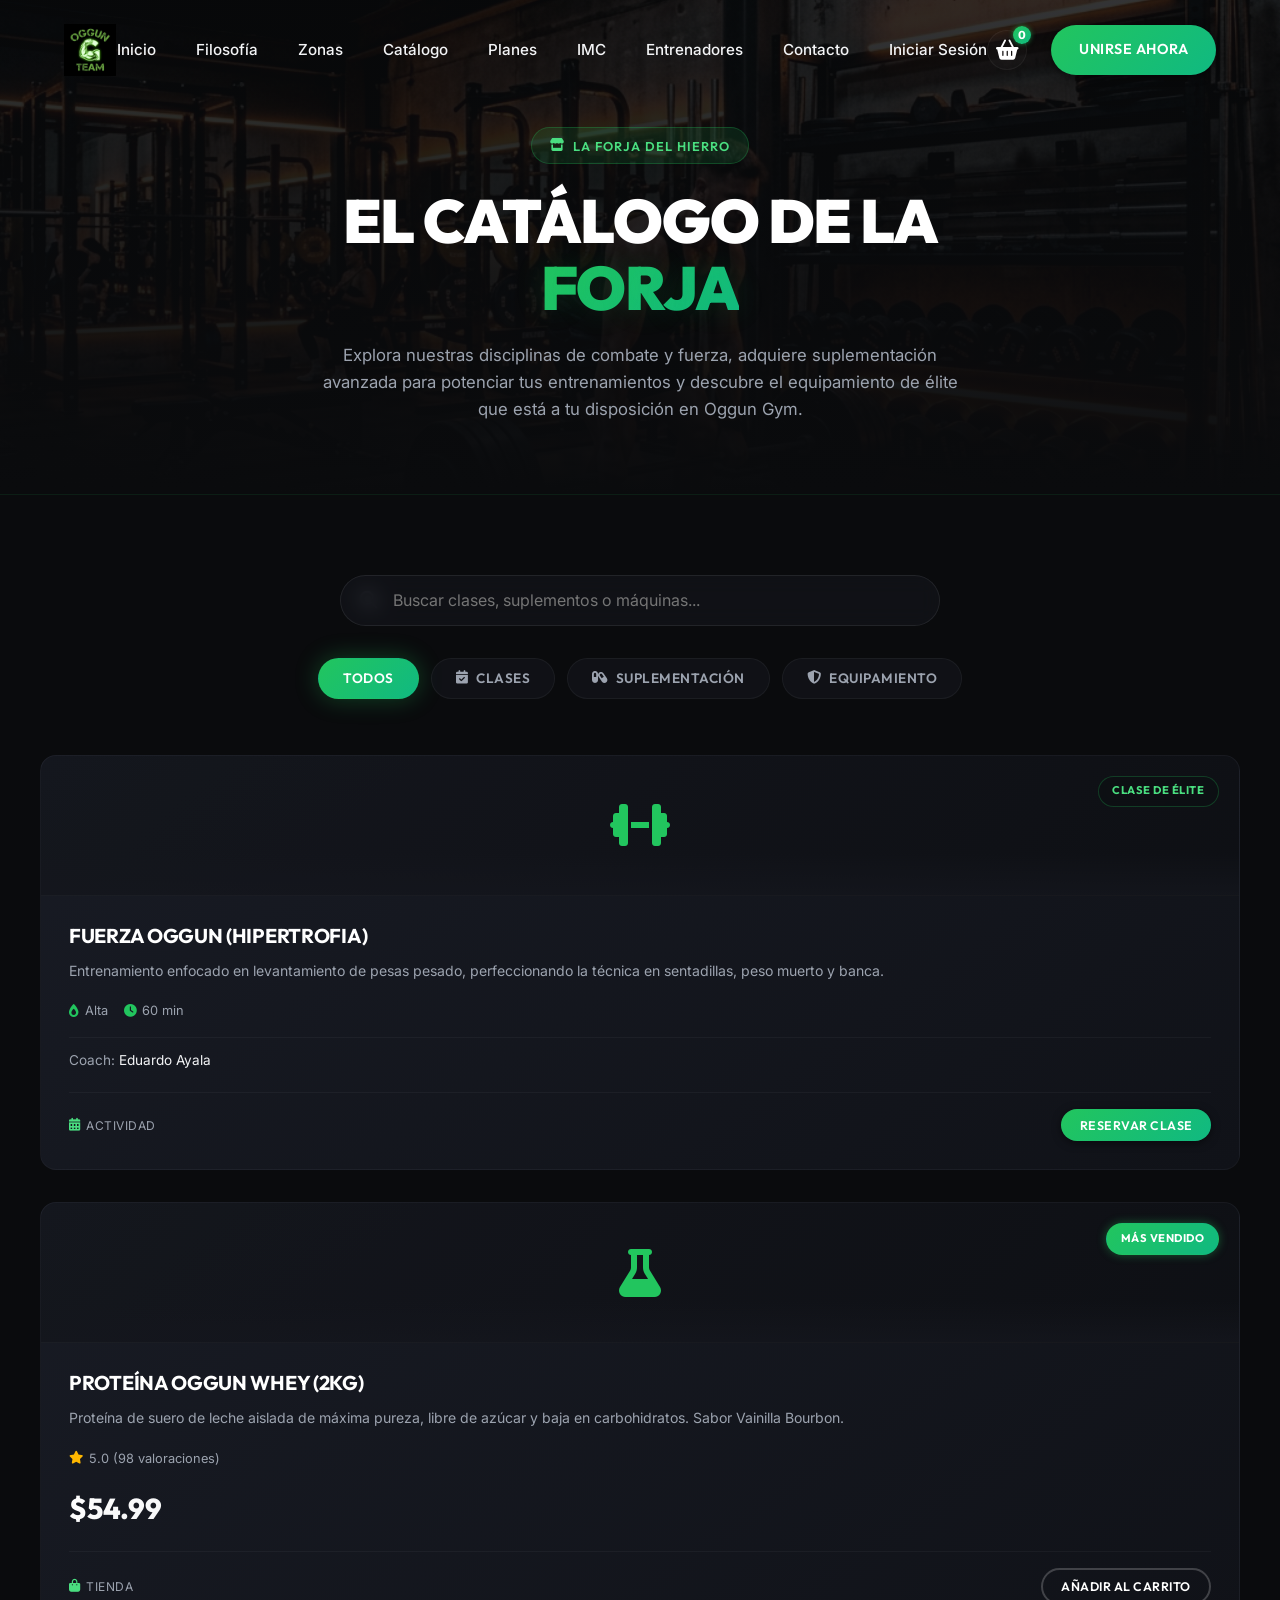
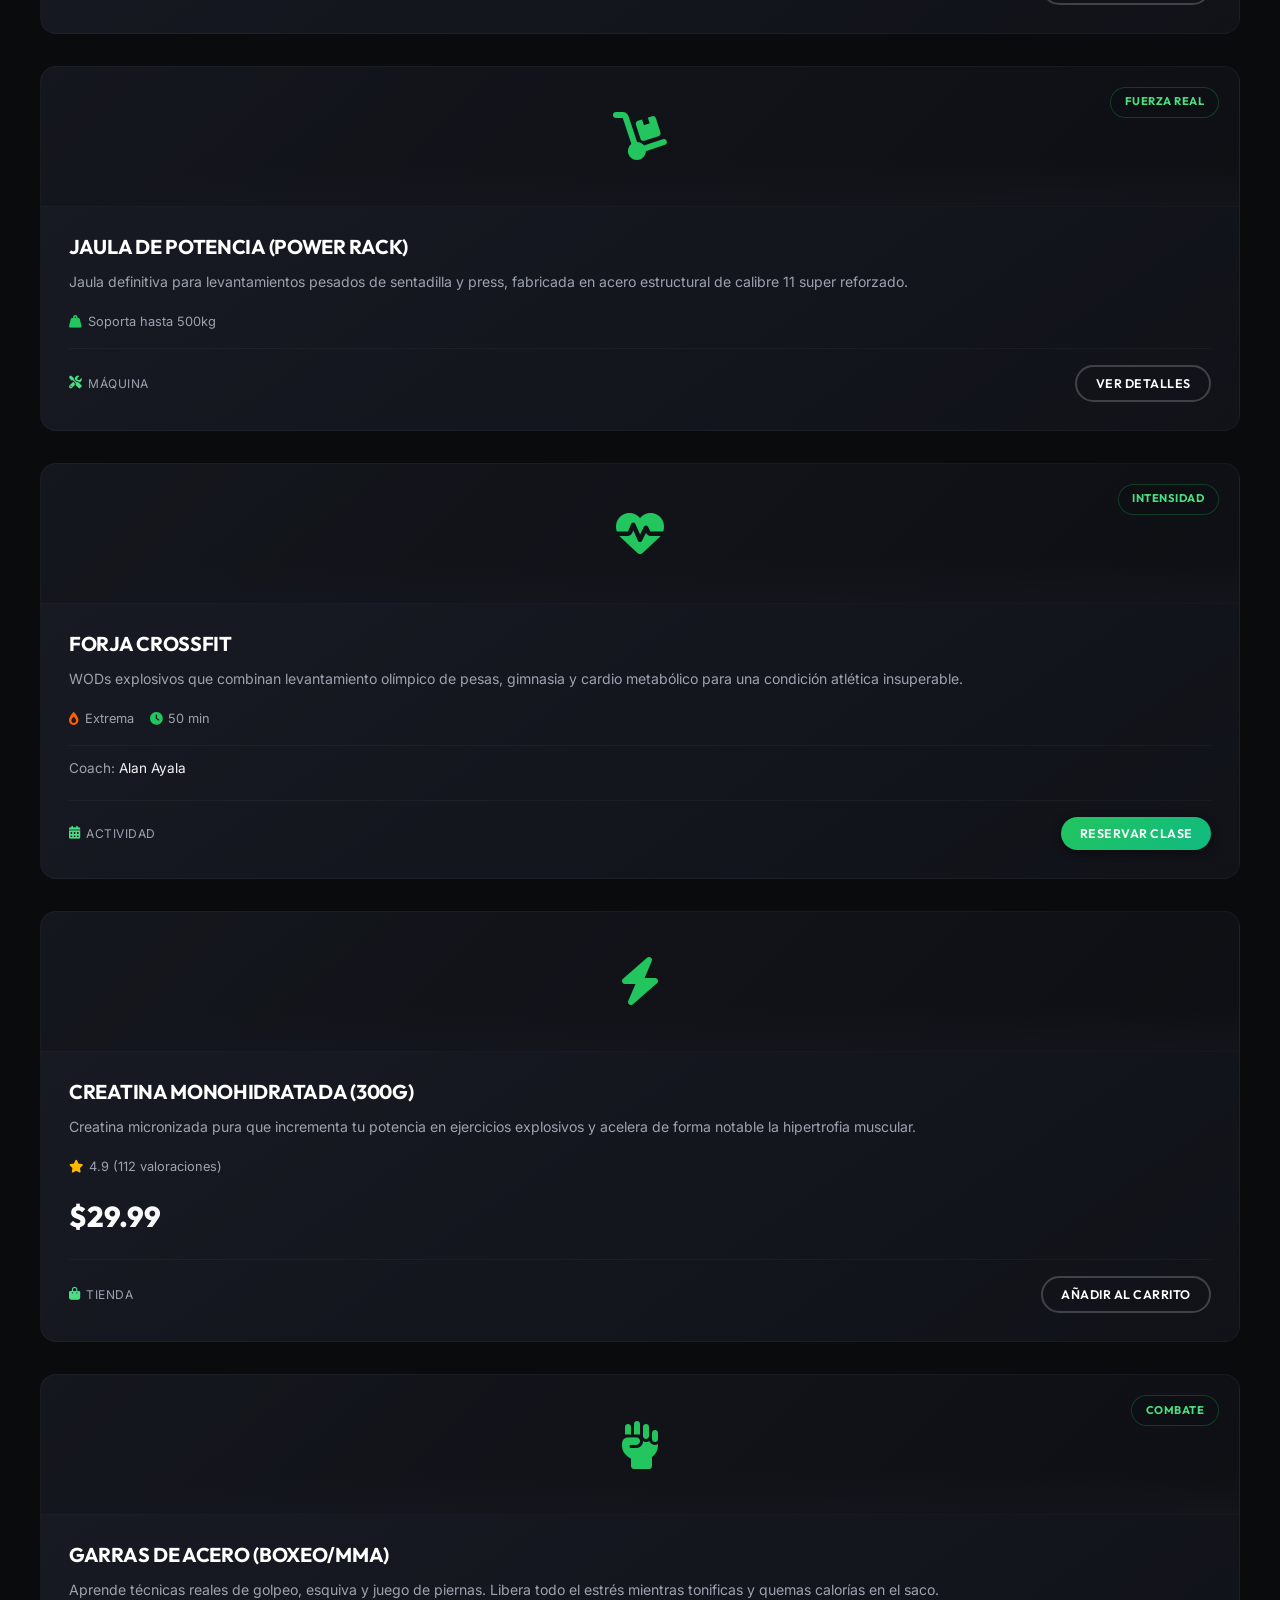
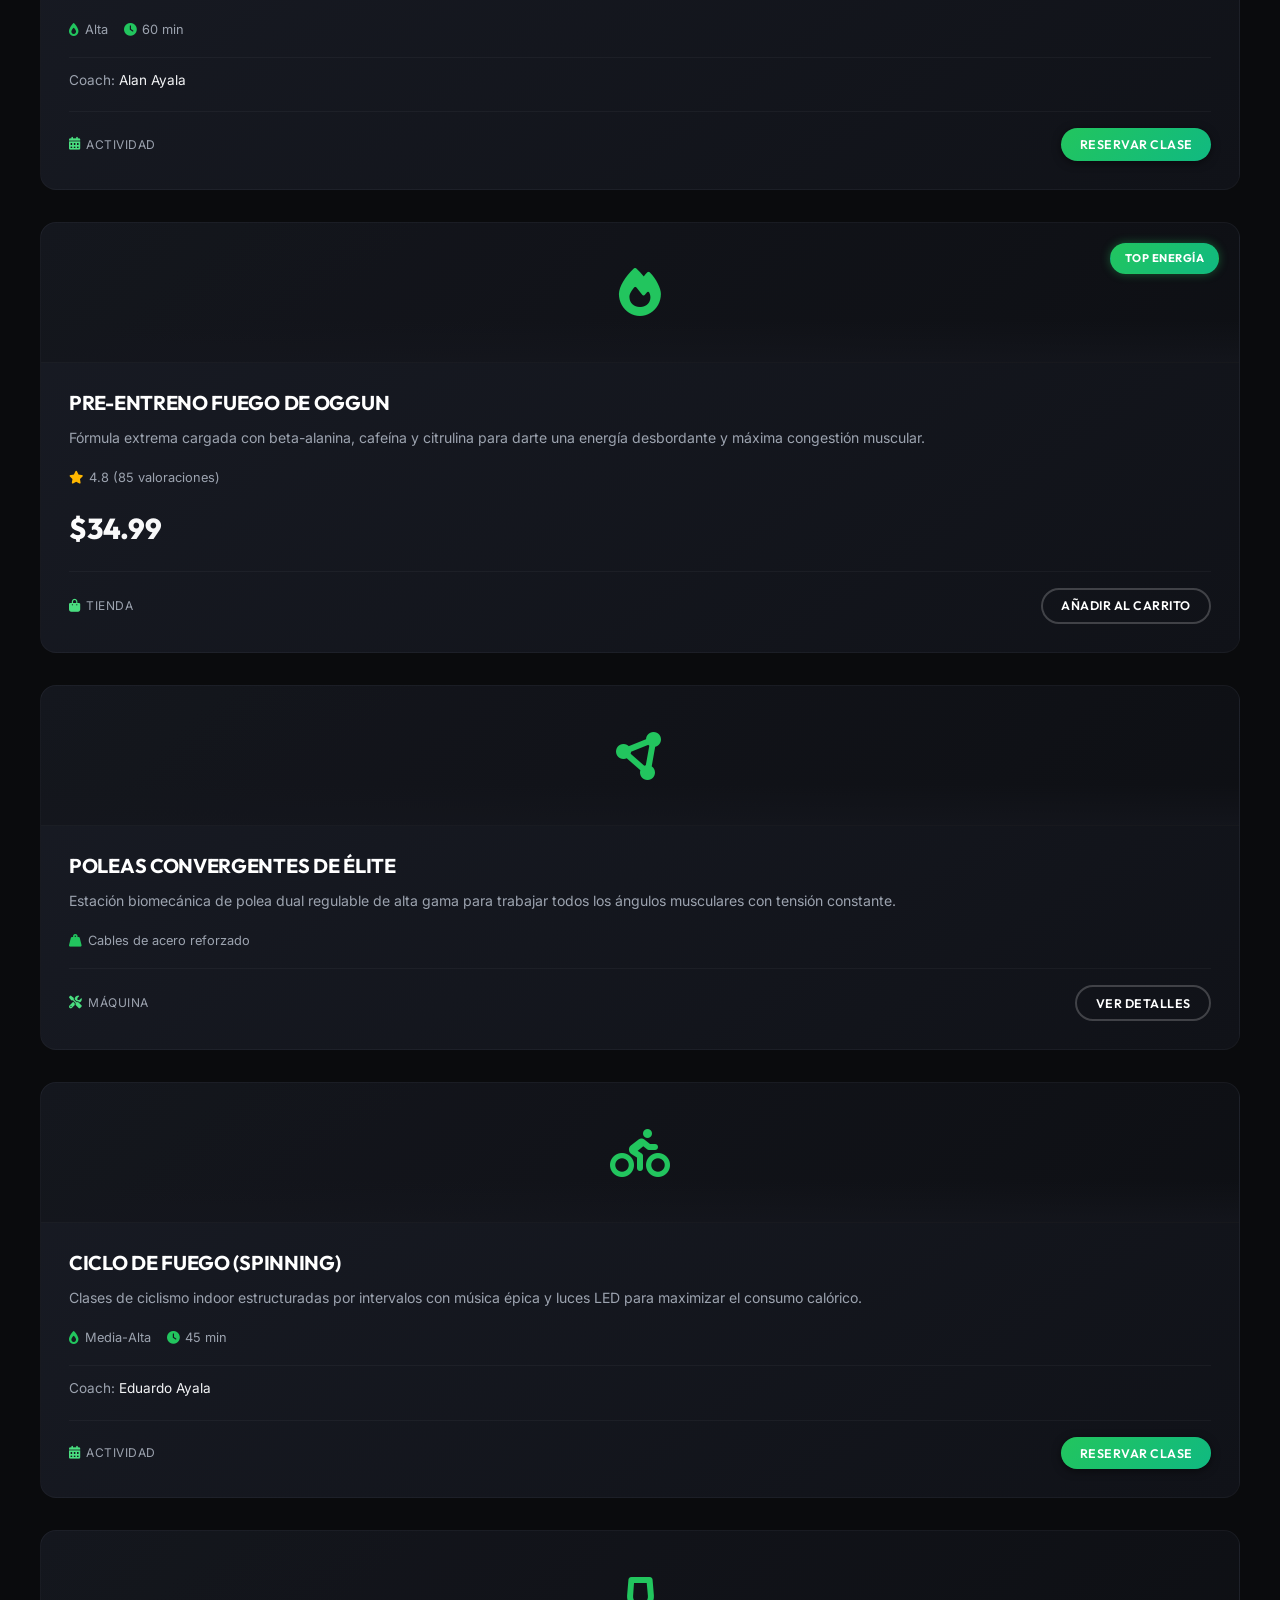
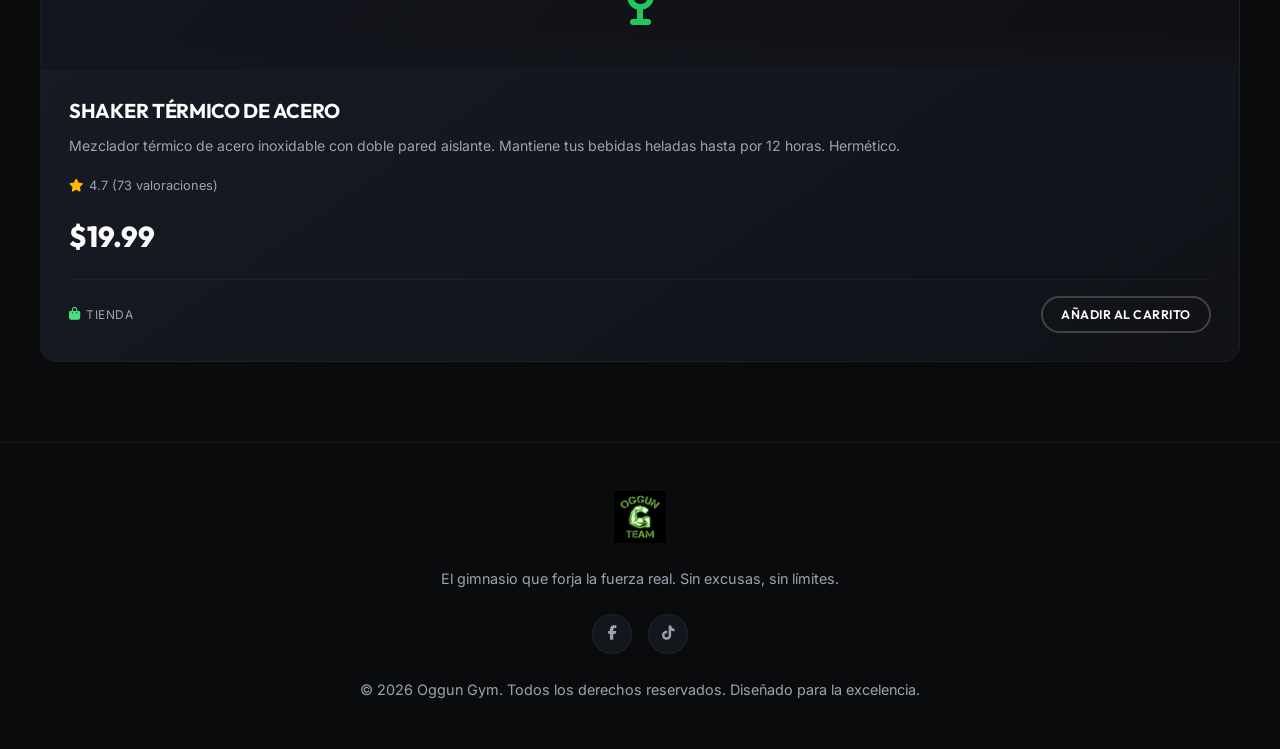
<file: catalogo.html>
<!DOCTYPE html>
<html lang="es">
<head>
  <meta charset="UTF-8">
  <meta name="viewport" content="width=device-width, initial-scale=1.0">
  <meta name="description" content="Catálogo de Oggun Gym - Clases de élite, suplementación de fuerza y equipamiento profesional de musculación.">
  <title>Catálogo de la Forja | Oggun Gym</title>
  
  <!-- FontAwesome for Premium Icons -->
  <link rel="stylesheet" href="https://cdnjs.cloudflare.com/ajax/libs/font-awesome/6.4.0/css/all.min.css">
  
  <!-- Custom CSS stylesheet -->
  <link rel="stylesheet" href="styles.css">
</head>
<body>

  <!-- ==========================================================================
       HEADER / NAVIGATION
       ========================================================================== -->
  <header class="header">
    <div class="container nav-wrapper">
      <a href="index.html" class="logo">
        <img src="oggun_logo.png" alt="Oggun Team Logo" class="logo-img">
      </a>
      
      <nav class="nav-menu">
        <a href="index.html" class="nav-link">Inicio</a>
        <a href="index.html#nosotros" class="nav-link">Filosofía</a>
        <a href="index.html#servicios" class="nav-link">Zonas</a>
        <a href="catalogo.html" class="nav-link active">Catálogo</a>
        <a href="index.html#precios" class="nav-link">Planes</a>
        <a href="index.html#calculadora" class="nav-link">IMC</a>
        <a href="index.html#entrenadores" class="nav-link">Entrenadores</a>
        <a href="index.html#contacto" class="nav-link">Contacto</a>
        <a href="#" class="nav-link" id="login-nav-link">Iniciar Sesión</a>
        <a href="#" class="nav-link" id="logout-nav-link" style="display: none; color: #f87171;" title="Cerrar Sesión"><i class="fas fa-sign-out-alt"></i></a>
      </nav>
      
      <div class="nav-cta">
        <button class="cart-icon-btn" id="open-cart-btn" aria-label="Ver Carrito y Reservas">
          <i class="fas fa-shopping-basket"></i>
          <span class="cart-count">0</span>
        </button>
        <a href="index.html#precios" class="btn btn-primary">Unirse Ahora</a>
      </div>
      
      <button class="nav-toggle" aria-label="Abrir menú de navegación">
        <i class="fas fa-bars"></i>
      </button>
    </div>
  </header>

  <!-- ==========================================================================
       CATALOG HERO SECTION
       ========================================================================== -->
  <section class="catalog-hero">
    <div class="catalog-hero-bg">
      <img src="hero_gym.png" alt="Oggun Gym Interior">
    </div>
    <div class="catalog-hero-overlay"></div>
    <div class="catalog-hero-content">
      <span class="catalog-badge"><i class="fas fa-store"></i> La Forja del Hierro</span>
      <h1 class="catalog-title">El Catálogo de la <span>Forja</span></h1>
      <p class="catalog-desc">Explora nuestras disciplinas de combate y fuerza, adquiere suplementación avanzada para potenciar tus entrenamientos y descubre el equipamiento de élite que está a tu disposición en Oggun Gym.</p>
    </div>
  </section>

  <!-- ==========================================================================
       CATALOG MAIN CONTAINER
       ========================================================================== -->
  <main class="section container catalog-section">
    <!-- Controls (Search & Filter Tabs) -->
    <div class="catalog-controls reveal">
      <div class="search-bar-wrapper">
        <i class="fas fa-search search-icon"></i>
        <input type="text" id="search-input" placeholder="Buscar clases, suplementos o máquinas...">
      </div>
      
      <div class="filter-tabs">
        <button class="filter-tab active" data-filter="all">Todos</button>
        <button class="filter-tab" data-filter="clase"><i class="fas fa-calendar-check"></i> Clases</button>
        <button class="filter-tab" data-filter="suplemento"><i class="fas fa-capsules"></i> Suplementación</button>
        <button class="filter-tab" data-filter="equipamiento"><i class="fas fa-shield-halved"></i> Equipamiento</button>
      </div>
    </div>

    <!-- Catalog Grid -->
    <div class="catalog-grid" id="catalog-grid">
      <!-- Item 1 (Clase) -->
      <div class="catalog-card reveal" data-category="clase" data-id="clase-1">
        <div class="card-badge">Clase de Élite</div>
        <div class="card-icon"><i class="fas fa-dumbbell"></i></div>
        <div class="card-body">
          <h3 class="card-title">Fuerza Oggun (Hipertrofia)</h3>
          <p class="card-desc">Entrenamiento enfocado en levantamiento de pesas pesado, perfeccionando la técnica en sentadillas, peso muerto y banca.</p>
          <div class="card-meta">
            <span><i class="fas fa-fire-flame-simple"></i> Alta</span>
            <span><i class="fas fa-clock"></i> 60 min</span>
          </div>
          <div class="card-trainer">
            <span class="trainer-label">Coach:</span> Eduardo Ayala
          </div>
          <div class="card-footer">
            <span class="item-type-tag"><i class="fas fa-calendar-alt"></i> Actividad</span>
            <button class="btn btn-primary card-action-btn add-reserve-btn" data-id="clase-1" data-name="Fuerza Oggun (Hipertrofia)" data-type="clase">Reservar Clase</button>
          </div>
        </div>
      </div>

      <!-- Item 2 (Suplemento) -->
      <div class="catalog-card reveal" data-category="suplemento" data-id="suple-1">
        <div class="card-badge popular">Más Vendido</div>
        <div class="card-icon"><i class="fas fa-flask"></i></div>
        <div class="card-body">
          <h3 class="card-title">Proteína Oggun Whey (2kg)</h3>
          <p class="card-desc">Proteína de suero de leche aislada de máxima pureza, libre de azúcar y baja en carbohidratos. Sabor Vainilla Bourbon.</p>
          <div class="card-meta">
            <span><i class="fas fa-star" style="color: #ffb700;"></i> 5.0 (98 valoraciones)</span>
          </div>
          <div class="card-price">$54.99</div>
          <div class="card-footer">
            <span class="item-type-tag"><i class="fas fa-shopping-bag"></i> Tienda</span>
            <button class="btn btn-secondary card-action-btn add-cart-btn" data-id="suple-1" data-name="Proteína Oggun Whey (2kg)" data-price="54.99" data-type="suplemento">Añadir al Carrito</button>
          </div>
        </div>
      </div>

      <!-- Item 3 (Equipamiento) -->
      <div class="catalog-card reveal" data-category="equipamiento" data-id="equip-1">
        <div class="card-badge">Fuerza Real</div>
        <div class="card-icon"><i class="fas fa-dolly"></i></div>
        <div class="card-body">
          <h3 class="card-title">Jaula de Potencia (Power Rack)</h3>
          <p class="card-desc">Jaula definitiva para levantamientos pesados de sentadilla y press, fabricada en acero estructural de calibre 11 super reforzado.</p>
          <div class="card-meta">
            <span><i class="fas fa-weight-hanging"></i> Soporta hasta 500kg</span>
          </div>
          <div class="card-footer">
            <span class="item-type-tag"><i class="fas fa-screwdriver-wrench"></i> Máquina</span>
            <button class="btn btn-secondary card-action-btn view-details-btn" data-id="equip-1">Ver Detalles</button>
          </div>
        </div>
      </div>

      <!-- Item 4 (Clase) -->
      <div class="catalog-card reveal" data-category="clase" data-id="clase-2">
        <div class="card-badge">Intensidad</div>
        <div class="card-icon"><i class="fas fa-heartbeat"></i></div>
        <div class="card-body">
          <h3 class="card-title">Forja CrossFit</h3>
          <p class="card-desc">WODs explosivos que combinan levantamiento olímpico de pesas, gimnasia y cardio metabólico para una condición atlética insuperable.</p>
          <div class="card-meta">
            <span><i class="fas fa-fire-flame-simple" style="color:#ff5e00;"></i> Extrema</span>
            <span><i class="fas fa-clock"></i> 50 min</span>
          </div>
          <div class="card-trainer">
            <span class="trainer-label">Coach:</span> Alan Ayala
          </div>
          <div class="card-footer">
            <span class="item-type-tag"><i class="fas fa-calendar-alt"></i> Actividad</span>
            <button class="btn btn-primary card-action-btn add-reserve-btn" data-id="clase-2" data-name="Forja CrossFit" data-type="clase">Reservar Clase</button>
          </div>
        </div>
      </div>

      <!-- Item 5 (Suplemento) -->
      <div class="catalog-card reveal" data-category="suplemento" data-id="suple-2">
        <div class="card-icon"><i class="fas fa-bolt"></i></div>
        <div class="card-body">
          <h3 class="card-title">Creatina Monohidratada (300g)</h3>
          <p class="card-desc">Creatina micronizada pura que incrementa tu potencia en ejercicios explosivos y acelera de forma notable la hipertrofia muscular.</p>
          <div class="card-meta">
            <span><i class="fas fa-star" style="color: #ffb700;"></i> 4.9 (112 valoraciones)</span>
          </div>
          <div class="card-price">$29.99</div>
          <div class="card-footer">
            <span class="item-type-tag"><i class="fas fa-shopping-bag"></i> Tienda</span>
            <button class="btn btn-secondary card-action-btn add-cart-btn" data-id="suple-2" data-name="Creatina Monohidratada (300g)" data-price="29.99" data-type="suplemento">Añadir al Carrito</button>
          </div>
        </div>
      </div>

      <!-- Item 6 (Clase) -->
      <div class="catalog-card reveal" data-category="clase" data-id="clase-3">
        <div class="card-badge">Combate</div>
        <div class="card-icon"><i class="fas fa-hand-fist"></i></div>
        <div class="card-body">
          <h3 class="card-title">Garras de Acero (Boxeo/MMA)</h3>
          <p class="card-desc">Aprende técnicas reales de golpeo, esquiva y juego de piernas. Libera todo el estrés mientras tonificas y quemas calorías en el saco.</p>
          <div class="card-meta">
            <span><i class="fas fa-fire-flame-simple"></i> Alta</span>
            <span><i class="fas fa-clock"></i> 60 min</span>
          </div>
          <div class="card-trainer">
            <span class="trainer-label">Coach:</span> Alan Ayala
          </div>
          <div class="card-footer">
            <span class="item-type-tag"><i class="fas fa-calendar-alt"></i> Actividad</span>
            <button class="btn btn-primary card-action-btn add-reserve-btn" data-id="clase-3" data-name="Garras de Acero" data-type="clase">Reservar Clase</button>
          </div>
        </div>
      </div>

      <!-- Item 7 (Suplemento) -->
      <div class="catalog-card reveal" data-category="suplemento" data-id="suple-3">
        <div class="card-badge popular">Top Energía</div>
        <div class="card-icon"><i class="fas fa-fire"></i></div>
        <div class="card-body">
          <h3 class="card-title">Pre-Entreno Fuego de Oggun</h3>
          <p class="card-desc">Fórmula extrema cargada con beta-alanina, cafeína y citrulina para darte una energía desbordante y máxima congestión muscular.</p>
          <div class="card-meta">
            <span><i class="fas fa-star" style="color: #ffb700;"></i> 4.8 (85 valoraciones)</span>
          </div>
          <div class="card-price">$34.99</div>
          <div class="card-footer">
            <span class="item-type-tag"><i class="fas fa-shopping-bag"></i> Tienda</span>
            <button class="btn btn-secondary card-action-btn add-cart-btn" data-id="suple-3" data-name="Pre-Entreno Fuego" data-price="34.99" data-type="suplemento">Añadir al Carrito</button>
          </div>
        </div>
      </div>

      <!-- Item 8 (Equipamiento) -->
      <div class="catalog-card reveal" data-category="equipamiento" data-id="equip-2">
        <div class="card-icon"><i class="fas fa-circle-nodes"></i></div>
        <div class="card-body">
          <h3 class="card-title">Poleas Convergentes de Élite</h3>
          <p class="card-desc">Estación biomecánica de polea dual regulable de alta gama para trabajar todos los ángulos musculares con tensión constante.</p>
          <div class="card-meta">
            <span><i class="fas fa-weight-hanging"></i> Cables de acero reforzado</span>
          </div>
          <div class="card-footer">
            <span class="item-type-tag"><i class="fas fa-screwdriver-wrench"></i> Máquina</span>
            <button class="btn btn-secondary card-action-btn view-details-btn" data-id="equip-2">Ver Detalles</button>
          </div>
        </div>
      </div>

      <!-- Item 9 (Clase) -->
      <div class="catalog-card reveal" data-category="clase" data-id="clase-4">
        <div class="card-icon"><i class="fas fa-person-biking"></i></div>
        <div class="card-body">
          <h3 class="card-title">Ciclo de Fuego (Spinning)</h3>
          <p class="card-desc">Clases de ciclismo indoor estructuradas por intervalos con música épica y luces LED para maximizar el consumo calórico.</p>
          <div class="card-meta">
            <span><i class="fas fa-fire-flame-simple"></i> Media-Alta</span>
            <span><i class="fas fa-clock"></i> 45 min</span>
          </div>
          <div class="card-trainer">
            <span class="trainer-label">Coach:</span> Eduardo Ayala
          </div>
          <div class="card-footer">
            <span class="item-type-tag"><i class="fas fa-calendar-alt"></i> Actividad</span>
            <button class="btn btn-primary card-action-btn add-reserve-btn" data-id="clase-4" data-name="Ciclo de Fuego" data-type="clase">Reservar Clase</button>
          </div>
        </div>
      </div>

      <!-- Item 10 (Suplemento) -->
      <div class="catalog-card reveal" data-category="suplemento" data-id="suple-4">
        <div class="card-icon"><i class="fas fa-wine-glass-empty"></i></div>
        <div class="card-body">
          <h3 class="card-title">Shaker Térmico de Acero</h3>
          <p class="card-desc">Mezclador térmico de acero inoxidable con doble pared aislante. Mantiene tus bebidas heladas hasta por 12 horas. Hermético.</p>
          <div class="card-meta">
            <span><i class="fas fa-star" style="color: #ffb700;"></i> 4.7 (73 valoraciones)</span>
          </div>
          <div class="card-price">$19.99</div>
          <div class="card-footer">
            <span class="item-type-tag"><i class="fas fa-shopping-bag"></i> Tienda</span>
            <button class="btn btn-secondary card-action-btn add-cart-btn" data-id="suple-4" data-name="Shaker Térmico de Acero" data-price="19.99" data-type="suplemento">Añadir al Carrito</button>
          </div>
        </div>
      </div>
    </div>
  </main>

  <!-- ==========================================================================
       CART / RESERVATION SIDEBAR DRAWER
       ========================================================================== -->
  <div class="cart-drawer" id="cart-drawer">
    <div class="cart-drawer-overlay" id="cart-drawer-overlay"></div>
    <div class="cart-drawer-content">
      <div class="cart-drawer-header">
        <h3><i class="fas fa-shopping-basket"></i> Tu Carrito y Reservas</h3>
        <button class="close-cart-btn" id="close-cart-btn" aria-label="Cerrar Carrito"><i class="fas fa-times"></i></button>
      </div>
      
      <div class="cart-drawer-body" id="cart-drawer-body">
        <!-- Cart items populated by JS -->
        <div class="cart-empty-state">
          <i class="fas fa-box-open"></i>
          <p>Tu carrito está vacío. ¡Empieza a forjar tus metas reservando clases o añadiendo suplementación!</p>
          <a href="#" class="btn btn-primary close-cart-link">Explorar Catálogo</a>
        </div>
      </div>
      
      <div class="cart-drawer-footer" id="cart-drawer-footer">
        <div class="cart-totals">
          <div class="cart-total-row">
            <span>Clases Reservadas:</span>
            <span id="cart-classes-count">0</span>
          </div>
          <div class="cart-total-row">
            <span>Total Suplementos:</span>
            <span id="cart-items-count">0</span>
          </div>
          <div class="cart-total-row total-amount">
            <span>Subtotal Estimado:</span>
            <span id="cart-subtotal">$0.00</span>
          </div>
        </div>
        <button class="btn btn-primary checkout-btn" id="checkout-btn">
          <i class="fab fa-whatsapp"></i> Confirmar con un Asesor
        </button>
      </div>
    </div>
  </div>

  <!-- ==========================================================================
       DYNAMIC DETAIL MODAL
       ========================================================================== -->
  <div class="modal" id="detail-modal">
    <div class="modal-overlay" id="modal-overlay"></div>
    <div class="modal-content">
      <button class="close-modal-btn" id="close-modal-btn" aria-label="Cerrar Modal"><i class="fas fa-times"></i></button>
      <div class="modal-body" id="modal-body">
        <!-- Populated via Javascript -->
      </div>
    </div>
  </div>

  <!-- ==========================================================================
       TOAST CONTAINER FOR NOTIFICATIONS
       ========================================================================== -->
  <div class="toast-container" id="toast-container"></div>

  <!-- ==========================================================================
       FOOTER BOTTOM
       ========================================================================== -->
  <footer class="footer">
    <div class="container">
      <div class="footer-logo">
        <a href="index.html" class="logo">
          <img src="oggun_logo.png" alt="Oggun Team Logo" class="logo-img">
        </a>
      </div>
      <p class="footer-desc">El gimnasio que forja la fuerza real. Sin excusas, sin límites.</p>
      <div class="social-links" style="display: flex; justify-content: center; gap: 1rem; margin: 1.5rem 0;">
        <a href="https://www.facebook.com/gimnasio.oggun" target="_blank" rel="noopener noreferrer" class="social-btn" aria-label="Facebook"><i class="fab fa-facebook-f"></i></a>
        <a href="https://www.tiktok.com/@cienciasaludyfitness" target="_blank" rel="noopener noreferrer" class="social-btn" aria-label="TikTok"><i class="fab fa-tiktok"></i></a>
      </div>
      <p class="footer-copy">&copy; 2026 Oggun Gym. Todos los derechos reservados. Diseñado para la excelencia.</p>
    </div>
  </footer>

  <!-- ==========================================================================
       LOGIN MODAL
       ========================================================================== -->
  <div class="modal" id="login-modal">
    <div class="modal-overlay" id="login-overlay"></div>
    <div class="modal-content login-content">
      <button class="close-modal-btn" id="close-login-btn" aria-label="Cerrar Login"><i class="fas fa-times"></i></button>
      <div class="modal-body">
        <div class="login-header" style="text-align: center; margin-bottom: 1.5rem;">
          <img src="oggun_logo.png" alt="Oggun Gym Logo" style="height: 60px; margin-bottom: 1rem;">
          <h3 style="font-family: var(--font-display); text-transform: uppercase; color: var(--text-white);">Acceso a la Forja</h3>
          <p style="font-size: 0.85rem; color: var(--text-muted); margin-top: 0.25rem;">Selecciona tu rol e ingresa tus credenciales</p>
        </div>
        
        <div class="login-tabs-nav" style="display: flex; gap: 5px; margin-bottom: 1.5rem; background: rgba(0,0,0,0.2); padding: 5px; border-radius: 8px; border: 1px solid rgba(255,255,255,0.03);">
          <button type="button" class="login-tab-btn active" data-role="user" style="flex: 1; padding: 0.6rem; border: none; background: transparent; color: var(--text-muted); font-size: 0.8rem; font-weight: 600; cursor: pointer; border-radius: 6px; transition: var(--transition-fast);">Socio</button>
          <button type="button" class="login-tab-btn" data-role="trainer" style="flex: 1; padding: 0.6rem; border: none; background: transparent; color: var(--text-muted); font-size: 0.8rem; font-weight: 600; cursor: pointer; border-radius: 6px; transition: var(--transition-fast);">Entrenador</button>
          <button type="button" class="login-tab-btn" data-role="admin" style="flex: 1; padding: 0.6rem; border: none; background: transparent; color: var(--text-muted); font-size: 0.8rem; font-weight: 600; cursor: pointer; border-radius: 6px; transition: var(--transition-fast);">Admin</button>
        </div>

        <form id="login-form">
          <div class="form-group">
            <label for="login-email">Correo Electrónico</label>
            <input type="email" id="login-email" placeholder="correo@ejemplo.com" required>
          </div>
          <div class="form-group" style="margin-bottom: 1.5rem;">
            <label for="login-password">Contraseña</label>
            <input type="password" id="login-password" placeholder="••••••••" required>
          </div>
          <button type="submit" class="btn btn-primary" style="width: 100%; padding: 0.85rem; border-radius: 8px;">Entrar a la Forja</button>
        </form>

        <div class="login-help" style="margin-top: 1.5rem; text-align: center; font-size: 0.8rem; color: var(--text-muted); border-top: 1px solid rgba(255,255,255,0.05); padding-top: 1rem;">
          <p style="margin-bottom: 0.5rem;"><strong>Credenciales de Prueba:</strong></p>
          <div id="login-credentials-hint">
            <p>Premium: <code style="color: var(--primary-light);">usuario@oggungym.com</code> / <code style="color: var(--primary-light);">usuario123</code></p>
          </div>
        </div>
      </div>
    </div>
  </div>

  <!-- Custom JavaScript logics -->
  <script src="app.js"></script>
</body>
</html>
</file>
<file: styles.css>
/* ==========================================================================
   DESIGN SYSTEM & VARIABLES (Oggun Gym)
   ========================================================================== */
@import url('https://fonts.googleapis.com/css2?family=Inter:wght@300;400;500;600&family=Outfit:wght@400;600;700;800;900&display=swap');

:root {
  /* Colors */
  --bg-dark: #0a0b0d;
  --bg-card: #14161d;
  --bg-card-hover: #1b1e27;
  --primary: #22c55e;
  --primary-glow: rgba(34, 197, 94, 0.3);
  --primary-light: #4ade80;
  --text-white: #ffffff;
  --text-light: #f3f4f6;
  --text-muted: #9ca3af;
  --text-dark: #1f2937;
  
  /* Gradients */
  --gradient-primary: linear-gradient(135deg, #22c55e 0%, #10b981 100%);
  --gradient-dark: linear-gradient(180deg, #0d0f13 0%, #060709 100%);
  --gradient-card: linear-gradient(145deg, #181b24 0%, #101218 100%);
  --gradient-overlay: linear-gradient(to top, rgba(10, 11, 13, 1) 0%, rgba(10, 11, 13, 0.6) 50%, rgba(10, 11, 13, 0.3) 100%);
  
  /* Shadows & Glassmorphism */
  --shadow-sm: 0 2px 8px rgba(0, 0, 0, 0.5);
  --shadow-md: 0 8px 24px rgba(0, 0, 0, 0.6);
  --shadow-lg: 0 16px 40px rgba(0, 0, 0, 0.8);
  --shadow-primary: 0 0 25px var(--primary-glow);
  --glass-bg: rgba(13, 15, 19, 0.8);
  --glass-border: rgba(34, 197, 94, 0.15);
  --glass-backdrop: blur(12px);
  
  /* Fonts */
  --font-display: 'Outfit', sans-serif;
  --font-sans: 'Inter', sans-serif;
  
  /* Layout */
  --max-width: 1200px;
  --transition-fast: 0.2s cubic-bezier(0.4, 0, 0.2, 1);
  --transition-normal: 0.4s cubic-bezier(0.4, 0, 0.2, 1);
  --transition-slow: 0.6s cubic-bezier(0.4, 0, 0.2, 1);
}

/* ==========================================================================
   RESET & BASE STYLES
   ========================================================================== */
*, *::before, *::after {
  box-sizing: border-box;
  margin: 0;
  padding: 0;
}

html {
  scroll-behavior: smooth;
  font-size: 16px;
  background-color: var(--bg-dark);
}

body {
  font-family: var(--font-sans);
  color: var(--text-light);
  background-color: var(--bg-dark);
  line-height: 1.6;
  overflow-x: hidden;
  -webkit-font-smoothing: antialiased;
}

h1, h2, h3, h4, h5, h6 {
  font-family: var(--font-display);
  font-weight: 700;
  line-height: 1.2;
  color: var(--text-white);
}

a {
  text-decoration: none;
  color: inherit;
  transition: var(--transition-fast);
}

button, input, select {
  font-family: inherit;
}

ul {
  list-style: none;
}

img {
  max-width: 100%;
  height: auto;
  display: block;
}

/* Scrollbar Customization */
::-webkit-scrollbar {
  width: 10px;
}
::-webkit-scrollbar-track {
  background: var(--bg-dark);
}
::-webkit-scrollbar-thumb {
  background: #252833;
  border-radius: 5px;
  border: 2px solid var(--bg-dark);
}
::-webkit-scrollbar-thumb:hover {
  background: var(--primary);
}

/* Common Layout Components */
.container {
  width: 100%;
  max-width: var(--max-width);
  margin: 0 auto;
  padding: 0 1.5rem;
}

.section {
  padding: 6rem 0;
  position: relative;
}

.section-header {
  text-align: center;
  margin-bottom: 4rem;
}

.section-subtitle {
  color: var(--primary);
  font-family: var(--font-display);
  font-weight: 600;
  text-transform: uppercase;
  letter-spacing: 2px;
  font-size: 0.9rem;
  margin-bottom: 0.75rem;
  display: block;
}

.section-title {
  font-size: 2.5rem;
  font-weight: 800;
  text-transform: uppercase;
  letter-spacing: -0.5px;
}

.section-title span {
  background: var(--gradient-primary);
  -webkit-background-clip: text;
  -webkit-text-fill-color: transparent;
}

/* Buttons */
.btn {
  display: inline-flex;
  align-items: center;
  justify-content: center;
  padding: 0.85rem 1.75rem;
  border-radius: 50px;
  font-weight: 600;
  font-family: var(--font-display);
  text-transform: uppercase;
  letter-spacing: 0.5px;
  cursor: pointer;
  transition: var(--transition-normal);
  border: none;
  font-size: 0.9rem;
  gap: 0.5rem;
}

.btn-primary {
  background: var(--gradient-primary);
  color: var(--text-white);
  box-shadow: var(--shadow-sm);
}

.btn-primary:hover {
  transform: translateY(-3px);
  box-shadow: var(--shadow-primary);
}

.btn-secondary {
  background: transparent;
  color: var(--text-white);
  border: 2px solid rgba(255, 255, 255, 0.2);
}

.btn-secondary:hover {
  border-color: var(--primary);
  color: var(--primary);
  transform: translateY(-3px);
}

/* ==========================================================================
   NAVIGATION BAR
   ========================================================================== */
.header {
  position: fixed;
  top: 0;
  left: 0;
  width: 100%;
  z-index: 1000;
  transition: var(--transition-normal);
  padding: 1.5rem 0;
}

.header.scrolled {
  background: rgba(10, 11, 13, 0.97) !important;
  backdrop-filter: blur(12px) !important;
  -webkit-backdrop-filter: blur(12px) !important;
  border-bottom: 1px solid rgba(34, 197, 94, 0.25) !important;
  padding: 0.9rem 0;
  box-shadow: 0 4px 30px rgba(0, 0, 0, 0.6);
}

.nav-wrapper {
  display: flex;
  justify-content: space-between;
  align-items: center;
}

.logo {
  display: flex;
  align-items: center;
  gap: 0.5rem;
  font-family: var(--font-display);
  font-size: 1.5rem;
  font-weight: 900;
  text-transform: uppercase;
  color: var(--text-white);
  letter-spacing: 0.5px;
}

.logo-img {
  height: 52px;
  width: auto;
  object-fit: contain;
  transition: var(--transition-fast);
}

.logo:hover .logo-img {
  transform: scale(1.05);
  filter: drop-shadow(0 0 8px rgba(34, 197, 94, 0.5));
}

.logo i {
  color: var(--primary);
  font-size: 1.8rem;
  filter: drop-shadow(0 0 5px rgba(34, 197, 94, 0.5));
}

.logo span {
  color: var(--primary);
}

.nav-menu {
  display: flex;
  align-items: center;
  gap: 2.5rem;
}

.nav-link {
  font-weight: 500;
  font-size: 0.95rem;
  position: relative;
  padding: 0.25rem 0;
}

.nav-link::after {
  content: '';
  position: absolute;
  bottom: 0;
  left: 0;
  width: 0;
  height: 2px;
  background: var(--gradient-primary);
  transition: var(--transition-fast);
}

.nav-link:hover {
  color: var(--primary);
}

.nav-link:hover::after {
  width: 100%;
}

.nav-cta {
  display: flex;
  align-items: center;
}

/* Mobile Toggle */
.nav-toggle {
  display: none;
  background: transparent;
  border: none;
  color: var(--text-white);
  font-size: 1.5rem;
  cursor: pointer;
}

/* ==========================================================================
   HERO SECTION
   ========================================================================== */
.hero {
  height: 100vh;
  min-height: 650px;
  position: relative;
  display: flex;
  align-items: center;
  justify-content: center;
  background-color: var(--bg-dark);
  overflow: hidden;
}

.hero-bg {
  position: absolute;
  top: 0;
  left: 0;
  width: 100%;
  height: 100%;
  z-index: 1;
}

.hero-bg img, .hero-bg video {
  width: 100%;
  height: 100%;
  object-fit: cover;
  object-position: center;
  opacity: 0.55;
  filter: contrast(1.1) brightness(0.9);
}

.hero-overlay {
  position: absolute;
  top: 0;
  left: 0;
  width: 100%;
  height: 100%;
  background: var(--gradient-overlay);
  z-index: 2;
}

.hero-content {
  position: relative;
  z-index: 3;
  text-align: center;
  max-width: 800px;
  padding: 0 1rem;
}

.hero-badge {
  display: inline-flex;
  align-items: center;
  gap: 0.5rem;
  background: rgba(34, 197, 94, 0.15);
  border: 1px solid rgba(34, 197, 94, 0.3);
  padding: 0.5rem 1.25rem;
  border-radius: 50px;
  color: var(--primary-light);
  font-family: var(--font-display);
  font-weight: 600;
  font-size: 0.85rem;
  margin-bottom: 2rem;
  text-transform: uppercase;
  letter-spacing: 1px;
  animation: pulseGlow 2s infinite;
}

.hero-badge i {
  font-size: 0.9rem;
}

.hero-title {
  font-size: 4.5rem;
  font-weight: 900;
  line-height: 1.05;
  text-transform: uppercase;
  margin-bottom: 1.5rem;
  letter-spacing: -1.5px;
}

.hero-title span {
  display: block;
  background: var(--gradient-primary);
  -webkit-background-clip: text;
  -webkit-text-fill-color: transparent;
  text-shadow: 0 0 30px rgba(34, 197, 94, 0.2);
}

.hero-desc {
  font-size: 1.2rem;
  color: var(--text-muted);
  max-width: 600px;
  margin: 0 auto 2.5rem;
}

.hero-actions {
  display: flex;
  gap: 1.25rem;
  justify-content: center;
}

/* ==========================================================================
   PHILOSOPHY (ABOUT) SECTION
   ========================================================================== */
.philosophy-grid {
  display: grid;
  grid-template-cols: 1.2fr 1fr;
  gap: 4rem;
  align-items: center;
}

.philosophy-text-content {
  display: flex;
  flex-direction: column;
  gap: 1.5rem;
}

.philosophy-heading {
  font-size: 2.2rem;
  font-weight: 800;
  text-transform: uppercase;
}

.philosophy-accent {
  color: var(--primary);
}

.philosophy-desc {
  font-size: 1.05rem;
  color: var(--text-muted);
}

.philosophy-features {
  display: grid;
  grid-template-cols: 1fr 1fr;
  gap: 1.5rem;
  margin-top: 1rem;
}

.philosophy-feat-item {
  display: flex;
  align-items: flex-start;
  gap: 0.75rem;
}

.philosophy-feat-item i {
  color: var(--primary);
  font-size: 1.25rem;
  margin-top: 0.2rem;
}

.philosophy-feat-title {
  font-weight: 600;
  color: var(--text-white);
  margin-bottom: 0.25rem;
  font-size: 1.05rem;
}

.philosophy-feat-desc {
  font-size: 0.85rem;
  color: var(--text-muted);
}

/* Interactive Card / Stats */
.philosophy-visual {
  position: relative;
}

.philosophy-image-container {
  position: relative;
  border-radius: 16px;
  overflow: hidden;
  box-shadow: var(--shadow-lg);
  border: 1px solid rgba(255, 255, 255, 0.05);
}

.philosophy-image-container img {
  transition: var(--transition-slow);
}

.philosophy-visual:hover .philosophy-image-container img {
  transform: scale(1.05);
}

.stats-card {
  position: absolute;
  bottom: -20px;
  right: -20px;
  background: var(--glass-bg);
  border: 1px solid var(--glass-border);
  backdrop-filter: var(--glass-backdrop);
  padding: 1.5rem 2rem;
  border-radius: 12px;
  box-shadow: var(--shadow-md);
  display: flex;
  gap: 2rem;
  z-index: 5;
}

.stat-item {
  text-align: center;
}

.stat-num {
  font-family: var(--font-display);
  font-size: 2.2rem;
  font-weight: 800;
  color: var(--primary);
  display: block;
  line-height: 1;
}

.stat-label {
  font-size: 0.75rem;
  text-transform: uppercase;
  color: var(--text-muted);
  letter-spacing: 1px;
}

/* ==========================================================================
   SERVICES (AREAS) SECTION
   ========================================================================== */
.services {
  background-color: #0d0f13;
}

.services-grid {
  display: grid;
  grid-template-cols: repeat(auto-fit, minmax(260px, 1fr));
  gap: 2rem;
}

.service-card {
  background: var(--gradient-card);
  border: 1px solid rgba(255, 255, 255, 0.03);
  border-radius: 16px;
  padding: 2.5rem 2rem;
  transition: var(--transition-normal);
  position: relative;
  overflow: hidden;
  z-index: 1;
}

.service-card::before {
  content: '';
  position: absolute;
  top: 0;
  left: 0;
  width: 100%;
  height: 100%;
  background: var(--gradient-primary);
  opacity: 0;
  z-index: -1;
  transition: var(--transition-normal);
}

.service-card:hover {
  transform: translateY(-10px);
  border-color: rgba(34, 197, 94, 0.4);
  box-shadow: var(--shadow-lg), 0 10px 30px rgba(34, 197, 94, 0.1);
}

.service-icon {
  width: 60px;
  height: 60px;
  background: rgba(34, 197, 94, 0.1);
  border-radius: 12px;
  display: flex;
  align-items: center;
  justify-content: center;
  margin-bottom: 2rem;
  transition: var(--transition-normal);
  border: 1px solid rgba(34, 197, 94, 0.2);
}

.service-icon i {
  font-size: 1.75rem;
  color: var(--primary);
  transition: var(--transition-normal);
}

.service-card:hover .service-icon {
  background: var(--text-white);
  border-color: var(--text-white);
  transform: scale(1.05);
}

.service-card:hover .service-icon i {
  color: var(--primary);
}

.service-title {
  font-size: 1.35rem;
  font-weight: 700;
  margin-bottom: 1rem;
  text-transform: uppercase;
}

.service-desc {
  color: var(--text-muted);
  font-size: 0.95rem;
  margin-bottom: 1.5rem;
}

.service-link {
  display: inline-flex;
  align-items: center;
  gap: 0.5rem;
  font-size: 0.9rem;
  font-weight: 600;
  color: var(--primary);
  font-family: var(--font-display);
}

.service-link i {
  font-size: 0.8rem;
  transition: var(--transition-fast);
}

.service-card:hover .service-link i {
  transform: translateX(5px);
}

/* ==========================================================================
   PRICING (MEMBERSHIPS) SECTION
   ========================================================================== */
.pricing-grid {
  display: grid;
  grid-template-cols: repeat(auto-fit, minmax(300px, 1fr));
  gap: 2.5rem;
  align-items: stretch;
}

.price-card {
  background: var(--gradient-card);
  border: 1px solid rgba(255, 255, 255, 0.03);
  border-radius: 20px;
  padding: 3rem 2.5rem;
  position: relative;
  display: flex;
  flex-direction: column;
  transition: var(--transition-normal);
  z-index: 1;
}

.price-card:hover {
  transform: translateY(-8px);
  border-color: rgba(255, 255, 255, 0.08);
  box-shadow: var(--shadow-lg);
}

.price-card.popular {
  border-color: var(--primary);
  box-shadow: 0 10px 40px rgba(34, 197, 94, 0.15);
  background: linear-gradient(145deg, #1d1715 0%, #101218 100%);
}

.popular-tag {
  position: absolute;
  top: 1.5rem;
  right: 1.5rem;
  background: var(--gradient-primary);
  color: var(--text-white);
  padding: 0.35rem 1rem;
  font-size: 0.75rem;
  font-family: var(--font-display);
  font-weight: 700;
  border-radius: 50px;
  text-transform: uppercase;
  letter-spacing: 0.5px;
}

.price-header {
  margin-bottom: 2rem;
}

.price-name {
  font-size: 1.25rem;
  text-transform: uppercase;
  color: var(--text-muted);
  margin-bottom: 0.5rem;
}

.price-card.popular .price-name {
  color: var(--primary-light);
}

.price-amount {
  font-family: var(--font-display);
  font-size: 3.5rem;
  font-weight: 900;
  color: var(--text-white);
  line-height: 1;
  display: flex;
  align-items: baseline;
}

.price-amount span {
  font-size: 1rem;
  font-weight: 500;
  color: var(--text-muted);
  margin-left: 0.25rem;
}

.price-features {
  margin-bottom: 2.5rem;
  flex-grow: 1;
}

.price-features li {
  display: flex;
  align-items: center;
  gap: 0.75rem;
  margin-bottom: 1rem;
  font-size: 0.95rem;
}

.price-features i {
  color: var(--primary);
  font-size: 1rem;
}

.price-features li.disabled {
  color: #4b5563;
  text-decoration: line-through;
}

.price-features li.disabled i {
  color: #4b5563;
}

.price-btn {
  width: 100%;
}

/* ==========================================================================
   INTERACTIVE BMI CALCULATOR SECTION
   ========================================================================== */
.calculator-section {
  background-color: #0d0f13;
  overflow: hidden;
}

.calculator-wrapper {
  display: grid;
  grid-template-cols: 1.2fr 1fr;
  gap: 4rem;
  align-items: center;
}

.calculator-info h2 {
  font-size: 2.2rem;
  margin-bottom: 1.5rem;
  text-transform: uppercase;
}

.calculator-info p {
  color: var(--text-muted);
  margin-bottom: 2.5rem;
}

.bmi-table {
  width: 100%;
  border-collapse: collapse;
}

.bmi-table th, .bmi-table td {
  padding: 0.75rem 1rem;
  text-align: left;
  border-bottom: 1px solid rgba(255, 255, 255, 0.05);
  font-size: 0.9rem;
}

.bmi-table th {
  color: var(--text-white);
  font-family: var(--font-display);
  font-weight: 600;
}

.bmi-table td {
  color: var(--text-muted);
}

.bmi-table tr:last-child td {
  border-bottom: none;
}

.calculator-box {
  background: var(--gradient-card);
  border: 1px solid var(--glass-border);
  padding: 3rem 2.5rem;
  border-radius: 20px;
  box-shadow: var(--shadow-lg);
  position: relative;
}

.calculator-box::after {
  content: '';
  position: absolute;
  top: -2px;
  left: -2px;
  right: -2px;
  bottom: -2px;
  background: var(--gradient-primary);
  border-radius: 22px;
  z-index: -1;
  opacity: 0.2;
}

.calc-title {
  font-size: 1.5rem;
  font-weight: 700;
  text-transform: uppercase;
  margin-bottom: 1.5rem;
  text-align: center;
}

.calc-form {
  display: flex;
  flex-direction: column;
  gap: 1.25rem;
}

.input-row {
  display: grid;
  grid-template-cols: 1fr 1fr;
  gap: 1.25rem;
}

.input-group {
  display: flex;
  flex-direction: column;
  gap: 0.5rem;
}

.input-group label {
  font-size: 0.85rem;
  font-weight: 500;
  color: var(--text-light);
  text-transform: uppercase;
  letter-spacing: 0.5px;
}

.input-group input, .input-group select {
  background: rgba(10, 11, 13, 0.6);
  border: 1px solid rgba(255, 255, 255, 0.1);
  border-radius: 8px;
  padding: 0.85rem 1rem;
  color: var(--text-white);
  font-size: 1rem;
  transition: var(--transition-fast);
}

.input-group input:focus, .input-group select:focus {
  outline: none;
  border-color: var(--primary);
  box-shadow: 0 0 10px rgba(34, 197, 94, 0.25);
}

/* Calculator Result Panel */
.calc-result {
  margin-top: 2rem;
  padding-top: 1.5rem;
  border-top: 1px solid rgba(255, 255, 255, 0.08);
  display: none;
  animation: fadeIn 0.4s ease-out;
}

.result-header {
  display: flex;
  justify-content: space-between;
  align-items: center;
  margin-bottom: 0.75rem;
}

.result-label {
  font-size: 0.95rem;
  color: var(--text-muted);
}

.result-val {
  font-family: var(--font-display);
  font-size: 2rem;
  font-weight: 800;
  color: var(--primary);
}

.result-status {
  background: rgba(34, 197, 94, 0.1);
  border: 1px solid rgba(34, 197, 94, 0.2);
  padding: 0.6rem 1rem;
  border-radius: 6px;
  text-align: center;
  font-weight: 600;
  color: var(--text-white);
  margin-bottom: 0.75rem;
  font-size: 0.95rem;
}

.result-advice {
  font-size: 0.85rem;
  color: var(--text-muted);
  text-align: center;
}

/* ==========================================================================
   CONTACT & FOOTER
   ========================================================================== */
.contact-grid {
  display: grid;
  grid-template-cols: 1fr 1.2fr;
  gap: 4rem;
  align-items: start;
}

.contact-info {
  display: flex;
  flex-direction: column;
  gap: 2rem;
}

.contact-intro h2 {
  font-size: 2.2rem;
  margin-bottom: 1rem;
  text-transform: uppercase;
}

.contact-intro p {
  color: var(--text-muted);
}

.contact-details {
  display: flex;
  flex-direction: column;
  gap: 1.5rem;
}

.contact-item {
  display: flex;
  align-items: flex-start;
  gap: 1rem;
}

.contact-icon {
  width: 45px;
  height: 45px;
  background: rgba(34, 197, 94, 0.1);
  border: 1px solid rgba(34, 197, 94, 0.2);
  border-radius: 50%;
  display: flex;
  align-items: center;
  justify-content: center;
  color: var(--primary);
  font-size: 1.1rem;
}

.contact-text h4 {
  font-size: 1rem;
  font-weight: 600;
  margin-bottom: 0.25rem;
}

.contact-text p {
  font-size: 0.9rem;
  color: var(--text-muted);
}

.social-links {
  display: flex;
  gap: 1rem;
  margin-top: 1rem;
}

.social-btn {
  width: 40px;
  height: 40px;
  background: #14161d;
  border: 1px solid rgba(255, 255, 255, 0.05);
  border-radius: 50%;
  display: flex;
  align-items: center;
  justify-content: center;
  color: var(--text-muted);
  transition: var(--transition-fast);
}

.social-btn:hover {
  background: var(--gradient-primary);
  color: var(--text-white);
  border-color: transparent;
  transform: translateY(-3px);
}

/* Contact Form */
.contact-form-box {
  background: var(--gradient-card);
  border: 1px solid rgba(255, 255, 255, 0.03);
  padding: 3rem 2.5rem;
  border-radius: 20px;
  box-shadow: var(--shadow-lg);
}

.form-group {
  display: flex;
  flex-direction: column;
  gap: 0.5rem;
  margin-bottom: 1.25rem;
}

.form-group label {
  font-size: 0.85rem;
  font-weight: 500;
  text-transform: uppercase;
  color: var(--text-light);
}

.form-group input, .form-group textarea {
  background: rgba(10, 11, 13, 0.6);
  border: 1px solid rgba(255, 255, 255, 0.1);
  border-radius: 8px;
  padding: 0.85rem 1rem;
  color: var(--text-white);
  font-size: 0.95rem;
  transition: var(--transition-fast);
}

.form-group textarea {
  resize: vertical;
  min-height: 120px;
}

.form-group input:focus, .form-group textarea:focus {
  outline: none;
  border-color: var(--primary);
  box-shadow: 0 0 10px rgba(34, 197, 94, 0.25);
}

.form-btn {
  width: 100%;
}

/* Footer Bottom */
.footer {
  border-top: 1px solid rgba(255, 255, 255, 0.05);
  background: var(--bg-dark);
  padding: 3rem 0;
  text-align: center;
  color: var(--text-muted);
  font-size: 0.9rem;
}

.footer-logo {
  display: inline-flex;
  margin-bottom: 1.5rem;
}

.footer-copy {
  margin-top: 1rem;
}

/* ==========================================================================
   ANIMATIONS & SCROLL EFFECTS
   ========================================================================== */
@keyframes pulseGlow {
  0% {
    box-shadow: 0 0 0 0 rgba(34, 197, 94, 0.4);
  }
  70% {
    box-shadow: 0 0 0 12px rgba(34, 197, 94, 0);
  }
  100% {
    box-shadow: 0 0 0 0 rgba(34, 197, 94, 0);
  }
}

@keyframes fadeIn {
  from {
    opacity: 0;
    transform: translateY(10px);
  }
  to {
    opacity: 1;
    transform: translateY(0);
  }
}

/* Scroll reveal helper classes */
.reveal {
  opacity: 0;
  transform: translateY(30px);
  transition: opacity var(--transition-slow), transform var(--transition-slow);
}

.reveal.active {
  opacity: 1;
  transform: translateY(0);
}

/* ==========================================================================
   RESPONSIVE DESIGN (MEDIA QUERIES)
   ========================================================================== */
@media (max-width: 992px) {
  .philosophy-grid {
    grid-template-cols: 1fr;
    gap: 3rem;
  }
  
  .philosophy-visual {
    order: -1;
    max-width: 600px;
    margin: 0 auto;
    width: 100%;
  }
  
  .calculator-wrapper {
    grid-template-cols: 1fr;
    gap: 3rem;
  }
  
  .contact-grid {
    grid-template-cols: 1fr;
    gap: 3rem;
  }
}

@media (max-width: 768px) {
  .section {
    padding: 4rem 0;
  }
  
  .section-title {
    font-size: 2rem;
  }
  
  /* Navigation mobile menu */
  .nav-menu {
    position: fixed;
    top: 0;
    right: -100%;
    width: 280px;
    height: 100vh;
    background: #0d0f13;
    flex-direction: column;
    justify-content: center;
    gap: 2rem;
    padding: 3rem;
    box-shadow: -10px 0 30px rgba(0, 0, 0, 0.7);
    transition: var(--transition-normal);
    z-index: 999;
  }
  
  .nav-menu.open {
    right: 0;
  }
  
  .nav-toggle {
    display: block;
    z-index: 1000;
  }
  
  .nav-cta {
    display: none; /* Hide top right cta on small devices */
  }
  
  /* Hero details */
  .hero-title {
    font-size: 2.8rem;
  }
  
  .hero-desc {
    font-size: 1rem;
  }
  
  .hero-actions {
    flex-direction: column;
    padding: 0 2rem;
  }
  
  .stats-card {
    right: 0;
    bottom: -15px;
    left: 0;
    margin: 0 auto;
    width: fit-content;
    padding: 1rem 1.5rem;
  }
}

/* ==========================================================================
   CATALOG EXTRA STYLES (Header cart icon badge, Catalog Hero, Grid, Drawers, Modals)
   ========================================================================== */

/* Header Cart Button */
.cart-icon-btn {
  position: relative;
  background: transparent;
  border: none;
  color: var(--text-white);
  font-size: 1.25rem;
  cursor: pointer;
  margin-right: 1.5rem;
  display: inline-flex;
  align-items: center;
  justify-content: center;
  transition: var(--transition-fast);
  width: 40px;
  height: 40px;
  border-radius: 50%;
  border: 1px solid rgba(255, 255, 255, 0.05);
  background: rgba(255, 255, 255, 0.02);
}

.cart-icon-btn:hover {
  color: var(--primary);
  border-color: var(--primary-glow);
  transform: scale(1.05);
  box-shadow: 0 0 10px var(--primary-glow);
}

.cart-count {
  position: absolute;
  top: -5px;
  right: -5px;
  background: var(--gradient-primary);
  color: var(--text-white);
  font-size: 0.7rem;
  font-weight: 800;
  width: 18px;
  height: 18px;
  border-radius: 50%;
  display: flex;
  align-items: center;
  justify-content: center;
  box-shadow: 0 0 5px rgba(34, 197, 94, 0.6);
  font-family: var(--font-sans);
}

/* Catalog Hero Section */
.catalog-hero {
  height: 55vh;
  min-height: 380px;
  position: relative;
  display: flex;
  align-items: center;
  justify-content: center;
  background-color: var(--bg-dark);
  overflow: hidden;
  border-bottom: 1px solid rgba(34, 197, 94, 0.1);
}

.catalog-hero-bg {
  position: absolute;
  top: 0;
  left: 0;
  width: 100%;
  height: 100%;
  z-index: 1;
}

.catalog-hero-bg img, .catalog-hero-bg video {
  width: 100%;
  height: 100%;
  object-fit: cover;
  object-position: center;
  opacity: 0.35;
  filter: contrast(1.1) brightness(0.7) grayscale(0.2);
}

.catalog-hero-overlay {
  position: absolute;
  top: 0;
  left: 0;
  width: 100%;
  height: 100%;
  background: var(--gradient-overlay);
  z-index: 2;
}

.catalog-hero-content {
  position: relative;
  z-index: 3;
  text-align: center;
  max-width: 800px;
  padding: 0 1.5rem;
  margin-top: 3.5rem;
}

.catalog-badge {
  display: inline-flex;
  align-items: center;
  gap: 0.5rem;
  background: rgba(34, 197, 94, 0.12);
  border: 1px solid rgba(34, 197, 94, 0.25);
  padding: 0.45rem 1.15rem;
  border-radius: 50px;
  color: var(--primary-light);
  font-family: var(--font-display);
  font-weight: 600;
  font-size: 0.8rem;
  margin-bottom: 1.5rem;
  text-transform: uppercase;
  letter-spacing: 1px;
}

.catalog-title {
  font-size: 3.8rem;
  font-weight: 900;
  line-height: 1.1;
  text-transform: uppercase;
  margin-bottom: 1.25rem;
  letter-spacing: -1.5px;
}

.catalog-title span {
  background: var(--gradient-primary);
  -webkit-background-clip: text;
  -webkit-text-fill-color: transparent;
  text-shadow: 0 0 30px rgba(34, 197, 94, 0.15);
}

.catalog-desc {
  font-size: 1.05rem;
  color: var(--text-muted);
  max-width: 650px;
  margin: 0 auto;
}

/* Catalog section and controls */
.catalog-section {
  padding: 5rem 0;
}

.catalog-controls {
  display: flex;
  flex-direction: column;
  gap: 2rem;
  margin-bottom: 3.5rem;
  align-items: center;
}

.search-bar-wrapper {
  position: relative;
  width: 100%;
  max-width: 600px;
}

.search-icon {
  position: absolute;
  left: 1.25rem;
  top: 50%;
  transform: translateY(-50%);
  color: var(--text-muted);
  font-size: 1.1rem;
  pointer-events: none;
  transition: var(--transition-fast);
}

#search-input {
  width: 100%;
  background: rgba(20, 22, 29, 0.6);
  border: 1px solid rgba(255, 255, 255, 0.08);
  border-radius: 50px;
  padding: 0.9rem 1.5rem 0.9rem 3.25rem;
  color: var(--text-white);
  font-size: 1rem;
  transition: var(--transition-normal);
  backdrop-filter: blur(10px);
}

#search-input:focus {
  outline: none;
  border-color: var(--primary);
  box-shadow: 0 0 20px rgba(34, 197, 94, 0.2);
  background: rgba(20, 22, 29, 0.95);
}

#search-input:focus + .search-icon {
  color: var(--primary);
}

.filter-tabs {
  display: flex;
  flex-wrap: wrap;
  gap: 0.75rem;
  justify-content: center;
}

.filter-tab {
  background: rgba(20, 22, 29, 0.6);
  border: 1px solid rgba(255, 255, 255, 0.05);
  color: var(--text-muted);
  padding: 0.65rem 1.5rem;
  border-radius: 50px;
  font-family: var(--font-display);
  font-weight: 600;
  font-size: 0.85rem;
  cursor: pointer;
  transition: var(--transition-normal);
  display: inline-flex;
  align-items: center;
  gap: 0.5rem;
  text-transform: uppercase;
  letter-spacing: 0.5px;
}

.filter-tab:hover {
  border-color: rgba(34, 197, 94, 0.3);
  color: var(--text-white);
}

.filter-tab.active {
  background: var(--gradient-primary);
  color: var(--text-white);
  border-color: transparent;
  box-shadow: var(--shadow-primary);
}

/* Catalog Card Grid */
.catalog-grid {
  display: grid;
  grid-template-cols: repeat(auto-fill, minmax(320px, 1fr));
  gap: 2rem;
  margin-top: 1rem;
}

.catalog-card {
  background: var(--gradient-card);
  border: 1px solid rgba(255, 255, 255, 0.03);
  border-radius: 16px;
  overflow: hidden;
  transition: var(--transition-normal);
  display: flex;
  flex-direction: column;
  position: relative;
  height: 100%;
}

.catalog-card:hover {
  transform: translateY(-8px);
  border-color: rgba(34, 197, 94, 0.25);
  box-shadow: var(--shadow-lg), 0 10px 30px rgba(34, 197, 94, 0.08);
}

.card-badge {
  position: absolute;
  top: 1.25rem;
  right: 1.25rem;
  background: rgba(13, 15, 19, 0.8);
  color: var(--primary-light);
  border: 1px solid rgba(34, 197, 94, 0.25);
  backdrop-filter: blur(5px);
  padding: 0.35rem 0.85rem;
  border-radius: 50px;
  font-size: 0.7rem;
  font-family: var(--font-display);
  font-weight: 700;
  text-transform: uppercase;
  letter-spacing: 0.5px;
  z-index: 2;
}

.card-badge.popular {
  background: var(--gradient-primary);
  border-color: transparent;
  color: var(--text-white);
  box-shadow: 0 0 10px rgba(34, 197, 94, 0.4);
}

.card-icon {
  height: 140px;
  background: linear-gradient(135deg, rgba(20, 22, 29, 0.9) 0%, rgba(13, 15, 19, 0.9) 100%);
  border-bottom: 1px solid rgba(255, 255, 255, 0.03);
  display: flex;
  align-items: center;
  justify-content: center;
  font-size: 3rem;
  color: var(--primary);
  position: relative;
  transition: var(--transition-normal);
}

.card-icon::after {
  content: '';
  position: absolute;
  bottom: 0;
  left: 0;
  width: 100%;
  height: 30%;
  background: linear-gradient(to top, rgba(20, 22, 29, 0.8), transparent);
}

.catalog-card:hover .card-icon {
  color: var(--text-white);
  background: var(--gradient-primary);
}

.card-body {
  padding: 1.75rem;
  display: flex;
  flex-direction: column;
  flex-grow: 1;
}

.card-title {
  font-size: 1.25rem;
  font-weight: 700;
  margin-bottom: 0.75rem;
  text-transform: uppercase;
  letter-spacing: -0.3px;
  color: var(--text-white);
}

.card-desc {
  color: var(--text-muted);
  font-size: 0.88rem;
  line-height: 1.5;
  margin-bottom: 1.25rem;
  flex-grow: 1;
}

.card-meta {
  display: flex;
  gap: 1rem;
  font-size: 0.8rem;
  color: var(--text-muted);
  margin-bottom: 1rem;
  align-items: center;
}

.card-meta span {
  display: inline-flex;
  align-items: center;
  gap: 0.35rem;
}

.card-meta i {
  color: var(--primary);
}

.card-trainer {
  font-size: 0.85rem;
  border-top: 1px solid rgba(255, 255, 255, 0.04);
  padding-top: 0.75rem;
  margin-bottom: 1.25rem;
  color: var(--text-light);
}

.trainer-label {
  color: var(--text-muted);
}

.card-price {
  font-family: var(--font-display);
  font-size: 1.8rem;
  font-weight: 800;
  color: var(--text-white);
  margin-bottom: 1.25rem;
  background: linear-gradient(135deg, var(--text-white) 0%, var(--text-muted) 100%);
  -webkit-background-clip: text;
  -webkit-text-fill-color: transparent;
}

.card-footer {
  display: flex;
  justify-content: space-between;
  align-items: center;
  border-top: 1px solid rgba(255, 255, 255, 0.04);
  padding-top: 1rem;
  margin-top: auto;
}

.item-type-tag {
  font-size: 0.75rem;
  text-transform: uppercase;
  letter-spacing: 0.5px;
  color: var(--text-muted);
  display: flex;
  align-items: center;
  gap: 0.35rem;
}

.item-type-tag i {
  font-size: 0.8rem;
  color: var(--primary-light);
}

.card-action-btn {
  padding: 0.55rem 1.15rem;
  font-size: 0.78rem;
  border-radius: 30px;
}

/* Cart Drawer / Sidebar sliding panel */
.cart-drawer {
  position: fixed;
  top: 0;
  right: 0;
  width: 100%;
  height: 100%;
  z-index: 2000;
  visibility: hidden;
  transition: visibility var(--transition-normal);
}

.cart-drawer.open {
  visibility: visible;
}

.cart-drawer-overlay {
  position: absolute;
  top: 0;
  left: 0;
  width: 100%;
  height: 100%;
  background: rgba(0, 0, 0, 0.75);
  backdrop-filter: blur(5px);
  opacity: 0;
  transition: opacity var(--transition-normal);
}

.cart-drawer.open .cart-drawer-overlay {
  opacity: 1;
}

.cart-drawer-content {
  position: absolute;
  top: 0;
  right: -450px;
  width: 100%;
  max-width: 450px;
  height: 100%;
  background: #0d0f13;
  box-shadow: -10px 0 40px rgba(0, 0, 0, 0.8);
  display: flex;
  flex-direction: column;
  transition: right var(--transition-normal);
  border-left: 1px solid rgba(34, 197, 94, 0.1);
  z-index: 2;
}

.cart-drawer.open .cart-drawer-content {
  right: 0;
}

.cart-drawer-header {
  padding: 1.5rem 2rem;
  border-bottom: 1px solid rgba(255, 255, 255, 0.05);
  display: flex;
  justify-content: space-between;
  align-items: center;
  background: rgba(0, 0, 0, 0.2);
}

.cart-drawer-header h3 {
  font-size: 1.2rem;
  text-transform: uppercase;
  display: flex;
  align-items: center;
  gap: 0.5rem;
  color: var(--text-white);
  letter-spacing: -0.5px;
}

.cart-drawer-header h3 i {
  color: var(--primary);
  filter: drop-shadow(0 0 4px var(--primary-glow));
}

.close-cart-btn {
  background: transparent;
  border: none;
  color: var(--text-muted);
  font-size: 1.25rem;
  cursor: pointer;
  transition: var(--transition-fast);
  width: 35px;
  height: 35px;
  display: flex;
  align-items: center;
  justify-content: center;
  border-radius: 50%;
}

.close-cart-btn:hover {
  color: var(--primary);
  background: rgba(255, 255, 255, 0.05);
  transform: rotate(90deg);
}

.cart-drawer-body {
  flex-grow: 1;
  overflow-y: auto;
  padding: 1.5rem 2rem;
  display: flex;
  flex-direction: column;
  gap: 1.25rem;
}

.cart-empty-state {
  text-align: center;
  margin: auto 0;
  color: var(--text-muted);
  display: flex;
  flex-direction: column;
  align-items: center;
  gap: 1rem;
}

.cart-empty-state i {
  font-size: 3.5rem;
  color: rgba(34, 197, 94, 0.1);
  margin-bottom: 0.5rem;
}

.cart-empty-state p {
  font-size: 0.9rem;
  line-height: 1.6;
}

.close-cart-link {
  margin-top: 1rem;
  font-size: 0.8rem;
}

/* Cart Items inside Drawer */
.cart-item {
  display: flex;
  gap: 1rem;
  background: rgba(255, 255, 255, 0.01);
  border: 1px solid rgba(255, 255, 255, 0.03);
  border-radius: 10px;
  padding: 1rem;
  align-items: center;
  position: relative;
  transition: var(--transition-fast);
}

.cart-item:hover {
  border-color: rgba(34, 197, 94, 0.15);
  background: rgba(255, 255, 255, 0.02);
}

.cart-item-icon {
  width: 42px;
  height: 42px;
  background: rgba(34, 197, 94, 0.08);
  border: 1px solid rgba(34, 197, 94, 0.15);
  border-radius: 8px;
  display: flex;
  align-items: center;
  justify-content: center;
  color: var(--primary);
  font-size: 1.1rem;
}

.cart-item-details {
  flex-grow: 1;
}

.cart-item-title {
  font-size: 0.9rem;
  font-weight: 600;
  color: var(--text-white);
  margin-bottom: 0.2rem;
  line-height: 1.3;
}

.cart-item-meta {
  font-size: 0.78rem;
  color: var(--text-muted);
  display: flex;
  align-items: center;
  gap: 0.5rem;
}

.cart-item-meta span {
  display: inline-flex;
  align-items: center;
  gap: 0.25rem;
}

.cart-item-price {
  font-family: var(--font-display);
  font-size: 1.05rem;
  font-weight: 700;
  color: var(--primary-light);
  margin-top: 0.25rem;
}

.cart-item-controls {
  display: flex;
  flex-direction: column;
  align-items: flex-end;
  gap: 0.5rem;
}

.cart-item-qty {
  display: flex;
  align-items: center;
  gap: 0.4rem;
  background: rgba(10, 11, 13, 0.5);
  border-radius: 4px;
  padding: 0.15rem 0.4rem;
  border: 1px solid rgba(255, 255, 255, 0.05);
}

.qty-btn {
  background: transparent;
  border: none;
  color: var(--text-muted);
  font-size: 0.75rem;
  cursor: pointer;
  transition: var(--transition-fast);
  width: 18px;
  height: 18px;
  display: flex;
  align-items: center;
  justify-content: center;
}

.qty-btn:hover {
  color: var(--primary);
}

.qty-num {
  font-size: 0.8rem;
  color: var(--text-white);
  font-weight: 600;
  min-width: 14px;
  text-align: center;
}

.cart-item-remove {
  background: transparent;
  border: none;
  color: #f87171;
  cursor: pointer;
  font-size: 0.85rem;
  transition: var(--transition-fast);
  padding: 0.2rem;
}

.cart-item-remove:hover {
  color: #ef4444;
  transform: scale(1.1);
}

/* Footer Section inside Drawer */
.cart-drawer-footer {
  padding: 1.5rem 2rem;
  border-top: 1px solid rgba(255, 255, 255, 0.05);
  background: rgba(10, 11, 13, 0.7);
}

.cart-totals {
  display: flex;
  flex-direction: column;
  gap: 0.5rem;
  margin-bottom: 1.25rem;
}

.cart-total-row {
  display: flex;
  justify-content: space-between;
  color: var(--text-muted);
  font-size: 0.85rem;
}

.cart-total-row.total-amount {
  border-top: 1px solid rgba(255, 255, 255, 0.05);
  padding-top: 0.75rem;
  font-family: var(--font-display);
  font-size: 1.15rem;
  font-weight: 800;
  color: var(--text-white);
}

.cart-total-row.total-amount span:last-child {
  color: var(--primary-light);
  text-shadow: 0 0 10px rgba(34, 197, 94, 0.2);
}

.checkout-btn {
  width: 100%;
  padding: 0.85rem;
  border-radius: 8px;
  font-size: 0.85rem;
  gap: 0.5rem;
}

/* Dynamic Details Modal */
.modal {
  position: fixed;
  top: 0;
  left: 0;
  width: 100%;
  height: 100%;
  z-index: 3000;
  display: flex;
  align-items: center;
  justify-content: center;
  visibility: hidden;
  transition: visibility var(--transition-normal);
}

.modal.open {
  visibility: visible;
}

.modal-overlay {
  position: absolute;
  top: 0;
  left: 0;
  width: 100%;
  height: 100%;
  background: rgba(0, 0, 0, 0.8);
  backdrop-filter: blur(8px);
  opacity: 0;
  transition: opacity var(--transition-normal);
}

.modal.open .modal-overlay {
  opacity: 1;
}

.modal-content {
  background: var(--gradient-card);
  border: 1px solid var(--glass-border);
  border-radius: 20px;
  width: 90%;
  max-width: 580px;
  position: relative;
  z-index: 2;
  transform: scale(0.85);
  opacity: 0;
  transition: transform var(--transition-normal), opacity var(--transition-normal);
  box-shadow: var(--shadow-lg), 0 0 50px rgba(34, 197, 94, 0.15);
  overflow: hidden;
}

.modal.open .modal-content {
  transform: scale(1);
  opacity: 1;
}

.close-modal-btn {
  position: absolute;
  top: 1.25rem;
  right: 1.25rem;
  background: rgba(0, 0, 0, 0.5);
  border: 1px solid rgba(255, 255, 255, 0.08);
  border-radius: 50%;
  width: 32px;
  height: 32px;
  display: flex;
  align-items: center;
  justify-content: center;
  color: var(--text-white);
  cursor: pointer;
  transition: var(--transition-fast);
  z-index: 5;
}

.close-modal-btn:hover {
  background: var(--primary);
  transform: rotate(90deg);
  border-color: transparent;
}

.modal-body {
  padding: 2.5rem;
  overflow-y: auto;
  max-height: 80vh;
}

/* Modal Inner Styles */
.modal-item-title {
  font-size: 1.6rem;
  font-weight: 800;
  text-transform: uppercase;
  margin-bottom: 0.5rem;
  color: var(--text-white);
}

.modal-item-badge {
  display: inline-block;
  background: rgba(34, 197, 94, 0.15);
  border: 1px solid rgba(34, 197, 94, 0.3);
  color: var(--primary-light);
  padding: 0.25rem 0.75rem;
  border-radius: 50px;
  font-size: 0.7rem;
  font-weight: 700;
  text-transform: uppercase;
  margin-bottom: 1.25rem;
  letter-spacing: 0.5px;
}

.modal-item-desc {
  color: var(--text-muted);
  font-size: 0.95rem;
  line-height: 1.6;
  margin-bottom: 1.5rem;
}

.modal-item-section {
  margin-bottom: 1.25rem;
  border-top: 1px solid rgba(255, 255, 255, 0.05);
  padding-top: 1rem;
}

.modal-item-section-title {
  font-size: 0.95rem;
  font-weight: 700;
  text-transform: uppercase;
  color: var(--text-white);
  margin-bottom: 0.5rem;
  letter-spacing: 0.5px;
}

.modal-item-list {
  list-style: none;
}

.modal-item-list li {
  font-size: 0.88rem;
  margin-bottom: 0.4rem;
  color: var(--text-light);
  display: flex;
  align-items: center;
  gap: 0.5rem;
}

.modal-item-list li i {
  color: var(--primary);
  font-size: 0.85rem;
}

.modal-item-footer {
  display: flex;
  justify-content: space-between;
  align-items: center;
  border-top: 1px solid rgba(255, 255, 255, 0.05);
  padding-top: 1.25rem;
  margin-top: 1.5rem;
}

.modal-item-price {
  font-family: var(--font-display);
  font-size: 1.8rem;
  font-weight: 800;
  color: var(--text-white);
}

.modal-action-btn {
  padding: 0.65rem 1.5rem;
  font-size: 0.85rem;
  border-radius: 50px;
}

/* Toast Notifications Container & Items */
.toast-container {
  position: fixed;
  bottom: 2rem;
  right: 2rem;
  display: flex;
  flex-direction: column;
  gap: 0.75rem;
  z-index: 4000;
  pointer-events: none;
}

.toast {
  background: var(--bg-card);
  border-left: 4px solid var(--primary);
  border-top: 1px solid rgba(255, 255, 255, 0.03);
  border-right: 1px solid rgba(255, 255, 255, 0.03);
  border-bottom: 1px solid rgba(255, 255, 255, 0.03);
  color: var(--text-white);
  padding: 0.9rem 1.4rem;
  border-radius: 6px;
  box-shadow: var(--shadow-md);
  display: flex;
  align-items: center;
  gap: 0.75rem;
  min-width: 280px;
  pointer-events: auto;
  animation: toastSlideIn 0.3s cubic-bezier(0.4, 0, 0.2, 1), toastFadeOut 0.3s cubic-bezier(0.4, 0, 0.2, 1) 2.7s forwards;
}

.toast-icon {
  color: var(--primary);
  font-size: 1.1rem;
}

.toast-icon.success {
  color: #10b981;
}

.toast-message {
  font-size: 0.85rem;
  font-weight: 600;
  font-family: var(--font-sans);
}

@keyframes toastSlideIn {
  from {
    transform: translateX(100%);
    opacity: 0;
  }
  to {
    transform: translateX(0);
    opacity: 1;
  }
}

@keyframes toastFadeOut {
  from {
    opacity: 1;
    transform: translateY(0);
  }
  to {
    opacity: 0;
    transform: translateY(10px);
  }
}

/* Responsive Overrides for Catalog */
@media (max-width: 768px) {
  .catalog-title {
    font-size: 2.8rem;
  }
  .catalog-desc {
    font-size: 0.95rem;
  }
  .catalog-grid {
    grid-template-cols: 1fr;
    padding: 0 1rem;
  }
  .cart-drawer-content {
    max-width: 100%;
  }
  .toast-container {
    left: 1rem;
    right: 1rem;
    bottom: 1rem;
  }
  .toast {
    min-width: auto;
    width: 100%;
  }
  .modal-content {
    width: 95%;
  }
  .modal-body {
    padding: 1.5rem;
  }
  .filter-tabs {
    gap: 0.5rem;
  }
  .filter-tab {
    padding: 0.5rem 1rem;
    font-size: 0.75rem;
  }
}

/* ==========================================================================
   DASHBOARD DESIGNS & PRIVATE AREA STYLES
   ========================================================================== */
.dashboard-body {
  background-color: var(--bg-dark);
  padding-top: 100px;
}

.member-header-info {
  display: flex;
  align-items: center;
  gap: 1rem;
}

.member-status-badge {
  background: rgba(34, 197, 94, 0.15);
  border: 1px solid var(--primary);
  color: var(--primary-light);
  padding: 0.35rem 0.85rem;
  border-radius: 50px;
  font-size: 0.75rem;
  font-family: var(--font-display);
  font-weight: 700;
  letter-spacing: 0.5px;
  text-transform: uppercase;
}

.member-status-badge.admin-badge {
  background: rgba(16, 185, 129, 0.15);
  border-color: #10b981;
  color: #34d399;
}

.member-name {
  color: var(--text-white);
  font-family: var(--font-display);
  font-weight: 600;
  font-size: 0.95rem;
}

.btn-logout:hover {
  border-color: #f87171 !important;
  color: #f87171 !important;
}

/* Dashboard Container & Welcome Card */
.dashboard-container {
  min-height: calc(100vh - 200px);
  margin-bottom: 4rem;
}

.db-welcome-card {
  background: var(--gradient-card);
  border: 1px solid rgba(255, 255, 255, 0.05);
  border-radius: 16px;
  padding: 2.5rem;
  display: flex;
  justify-content: space-between;
  align-items: center;
  gap: 2rem;
  margin-bottom: 2rem;
  box-shadow: var(--shadow-md);
}

.welcome-text h1 {
  font-size: 2.2rem;
  text-transform: uppercase;
  margin-bottom: 0.5rem;
}

.welcome-text h1 span {
  background: var(--gradient-primary);
  -webkit-background-clip: text;
  -webkit-text-fill-color: transparent;
}

.welcome-text p {
  color: var(--text-light);
  font-size: 1.05rem;
}

.welcome-text p strong {
  color: var(--primary-light);
}

.last-login-text {
  font-size: 0.85rem !important;
  color: var(--text-muted) !important;
  margin-top: 0.5rem;
}

.welcome-stats {
  display: grid;
  grid-template-cols: repeat(3, 1fr);
  gap: 1.5rem;
}

.stat-box {
  background: rgba(255, 255, 255, 0.02);
  border: 1px solid rgba(255, 255, 255, 0.05);
  padding: 1.25rem 1.5rem;
  border-radius: 10px;
  text-align: center;
  min-width: 120px;
}

.stat-val {
  display: block;
  font-size: 1.6rem;
  font-weight: 800;
  color: var(--text-white);
  font-family: var(--font-display);
}

.stat-lbl {
  display: block;
  font-size: 0.75rem;
  color: var(--text-muted);
  text-transform: uppercase;
  letter-spacing: 0.5px;
  margin-top: 0.25rem;
}

/* Dashboard Layout */
.db-layout {
  display: grid;
  grid-template-cols: 280px 1fr;
  gap: 2rem;
  align-items: start;
}

.db-sidebar {
  background: var(--gradient-card);
  border: 1px solid rgba(255, 255, 255, 0.05);
  border-radius: 16px;
  padding: 1.5rem 1rem;
  display: flex;
  flex-direction: column;
  gap: 0.75rem;
  box-shadow: var(--shadow-sm);
}

.db-nav-btn {
  background: transparent;
  border: none;
  color: var(--text-muted);
  text-align: left;
  padding: 1rem 1.25rem;
  border-radius: 10px;
  font-size: 0.95rem;
  font-weight: 600;
  cursor: pointer;
  display: flex;
  align-items: center;
  gap: 0.85rem;
  transition: var(--transition-fast);
}

.db-nav-btn i {
  font-size: 1.1rem;
  width: 20px;
  text-align: center;
}

.db-nav-btn:hover {
  background: rgba(255, 255, 255, 0.03);
  color: var(--text-white);
}

.db-nav-btn.active {
  background: var(--gradient-primary);
  color: var(--text-white);
  box-shadow: var(--shadow-primary);
}

.db-main-panel {
  background: var(--gradient-card);
  border: 1px solid rgba(255, 255, 255, 0.05);
  border-radius: 16px;
  padding: 2.5rem;
  min-height: 500px;
  box-shadow: var(--shadow-sm);
}

.db-tab-content {
  display: none;
}

.db-tab-content.active {
  display: block;
}

.tab-header {
  border-bottom: 1px solid rgba(255, 255, 255, 0.05);
  padding-bottom: 1.5rem;
  margin-bottom: 2rem;
}

.tab-header h2 {
  font-size: 1.8rem;
  text-transform: uppercase;
  margin-bottom: 0.25rem;
}

.tab-header p {
  color: var(--text-muted);
  font-size: 0.95rem;
}

/* Routine selectors inside Tab 1 */
.routine-selector-tabs {
  display: grid;
  grid-template-cols: repeat(4, 1fr);
  gap: 0.75rem;
  margin-bottom: 2rem;
}

.routine-tab {
  background: rgba(255, 255, 255, 0.02);
  border: 1px solid rgba(255, 255, 255, 0.05);
  color: var(--text-muted);
  padding: 0.85rem 1rem;
  border-radius: 8px;
  font-weight: 600;
  font-size: 0.85rem;
  cursor: pointer;
  display: flex;
  align-items: center;
  justify-content: center;
  gap: 0.5rem;
  transition: var(--transition-fast);
}

.routine-tab:hover {
  border-color: var(--primary);
  color: var(--text-white);
}

.routine-tab.active {
  background: rgba(34, 197, 94, 0.1);
  border-color: var(--primary);
  color: var(--primary-light);
  box-shadow: inset 0 0 10px rgba(34, 197, 94, 0.1);
}

.routine-pane {
  display: none;
}

.routine-pane.active {
  display: block;
}

.routine-meta-info {
  display: flex;
  justify-content: space-between;
  align-items: center;
  margin-bottom: 1rem;
  flex-wrap: wrap;
  gap: 1rem;
}

.routine-meta-info h3 {
  font-size: 1.3rem;
  text-transform: uppercase;
  letter-spacing: 0.5px;
}

.badge {
  display: inline-block;
  padding: 0.25rem 0.75rem;
  border-radius: 50px;
  font-size: 0.75rem;
  font-weight: 700;
  text-transform: uppercase;
}

.badge-success {
  background: rgba(34, 197, 94, 0.15);
  color: var(--primary-light);
  border: 1px solid var(--primary);
}

.routine-advice {
  background: rgba(34, 197, 94, 0.05);
  border-left: 3px solid var(--primary);
  padding: 1rem 1.25rem;
  border-radius: 0 8px 8px 0;
  font-size: 0.9rem;
  margin-bottom: 2rem;
  color: var(--text-light);
}

.routine-advice i {
  color: var(--primary-light);
  margin-right: 0.25rem;
}

/* Exercise Cards list */
.exercise-grid {
  display: flex;
  flex-direction: column;
  gap: 1.25rem;
}

.exercise-card {
  background: rgba(255, 255, 255, 0.02);
  border: 1px solid rgba(255, 255, 255, 0.05);
  border-radius: 12px;
  padding: 1.5rem;
  display: flex;
  gap: 1.5rem;
  align-items: flex-start;
  transition: var(--transition-fast);
}

.exercise-card:hover {
  background: rgba(255, 255, 255, 0.03);
  border-color: rgba(34, 197, 94, 0.2);
  transform: translateX(5px);
}

.ex-number {
  font-family: var(--font-display);
  font-size: 2.2rem;
  font-weight: 900;
  color: var(--primary);
  line-height: 1;
  opacity: 0.7;
}

.ex-details h4 {
  font-size: 1.15rem;
  text-transform: uppercase;
  margin-bottom: 0.25rem;
}

.ex-meta {
  color: var(--primary-light);
  font-size: 0.85rem;
  font-weight: 600;
  margin-bottom: 0.5rem;
}

.ex-desc {
  font-size: 0.9rem;
  color: var(--text-muted);
}

/* Machine Guide Cards */
.machines-grid {
  display: grid;
  grid-template-cols: 1fr 1fr;
  gap: 1.5rem;
}

.machine-card {
  background: rgba(255, 255, 255, 0.02);
  border: 1px solid rgba(255, 255, 255, 0.05);
  border-radius: 12px;
  padding: 1.75rem;
  display: flex;
  flex-direction: column;
  gap: 1rem;
}

.machine-icon-header {
  display: flex;
  justify-content: space-between;
  align-items: center;
  border-bottom: 1px solid rgba(255,255,255,0.05);
  padding-bottom: 0.75rem;
}

.machine-icon-header i {
  color: var(--primary);
  font-size: 1.5rem;
}

.machine-zone {
  font-size: 0.75rem;
  color: var(--text-muted);
  text-transform: uppercase;
  font-weight: 600;
  letter-spacing: 0.5px;
}

.machine-card h3 {
  font-size: 1.25rem;
  text-transform: uppercase;
}

.machine-usage {
  font-size: 0.88rem;
  color: var(--text-light);
}

.machine-guide-list h5 {
  font-size: 0.85rem;
  text-transform: uppercase;
  color: var(--text-white);
  margin-bottom: 0.5rem;
}

.machine-guide-list ol {
  padding-left: 1.25rem;
  font-size: 0.85rem;
  color: var(--text-muted);
  display: flex;
  flex-direction: column;
  gap: 0.35rem;
}

.machine-pro-tip {
  margin-top: auto;
  background: rgba(34, 197, 94, 0.05);
  border: 1px dashed rgba(34, 197, 94, 0.3);
  padding: 0.75rem;
  border-radius: 6px;
  font-size: 0.8rem;
  color: var(--text-light);
}

.machine-pro-tip i {
  color: #fbbf24;
  margin-right: 0.25rem;
}

/* Nutrition section style */
.nutrition-grid {
  display: grid;
  grid-template-cols: 1.2fr 1fr;
  gap: 2rem;
}

.nutrition-card {
  background: rgba(255, 255, 255, 0.02);
  border: 1px solid rgba(255, 255, 255, 0.05);
  border-radius: 12px;
  padding: 2rem;
}

.nutrition-card h3 {
  font-size: 1.3rem;
  text-transform: uppercase;
  margin-bottom: 1.5rem;
  display: flex;
  align-items: center;
  gap: 0.5rem;
}

.nutrition-card h3 i {
  color: var(--primary);
}

.nut-target {
  background: rgba(34, 197, 94, 0.05);
  border: 1px solid rgba(34, 197, 94, 0.2);
  padding: 0.75rem 1rem;
  border-radius: 6px;
  font-size: 0.9rem;
  margin-bottom: 1.5rem;
}

.macro-bars {
  display: flex;
  flex-direction: column;
  gap: 1.25rem;
}

.macro-bar-item {
  display: flex;
  flex-direction: column;
  gap: 0.4rem;
}

.macro-info {
  display: flex;
  justify-content: space-between;
  font-size: 0.85rem;
}

.macro-info span {
  color: var(--text-muted);
}

.macro-info strong {
  color: var(--text-white);
}

.bar-outer {
  width: 100%;
  height: 8px;
  background: rgba(255, 255, 255, 0.05);
  border-radius: 10px;
  overflow: hidden;
}

.bar-inner {
  height: 100%;
  border-radius: 10px;
}

.bar-inner.protein {
  background: linear-gradient(90deg, #22c55e 0%, #10b981 100%);
}

.bar-inner.carbs {
  background: linear-gradient(90deg, #3b82f6 0%, #60a5fa 100%);
}

.bar-inner.fats {
  background: linear-gradient(90deg, #fbbf24 0%, #f59e0b 100%);
}

.supp-list {
  display: flex;
  flex-direction: column;
  gap: 1.25rem;
}

.supp-item {
  display: flex;
  gap: 1rem;
  align-items: flex-start;
}

.supp-icon {
  width: 28px;
  height: 28px;
  background: rgba(34, 197, 94, 0.1);
  border-radius: 50%;
  display: flex;
  align-items: center;
  justify-content: center;
  color: var(--primary);
  font-size: 0.75rem;
  flex-shrink: 0;
}

.supp-text strong {
  font-size: 0.95rem;
  color: var(--text-white);
  display: block;
}

.supp-text p {
  font-size: 0.85rem;
  color: var(--text-muted);
  margin-top: 0.15rem;
}

/* Progress History and table */
.progress-metrics-row {
  display: grid;
  grid-template-cols: repeat(3, 1fr);
  gap: 1.5rem;
  margin-bottom: 2.5rem;
}

.progress-metric-card {
  background: rgba(255, 255, 255, 0.02);
  border: 1px solid rgba(255, 255, 255, 0.05);
  border-radius: 10px;
  padding: 1.5rem;
}

.progress-metric-card span {
  display: block;
  font-size: 0.8rem;
  color: var(--text-muted);
  text-transform: uppercase;
}

.progress-metric-card h3 {
  font-size: 2rem;
  margin: 0.25rem 0;
}

.change-indicator {
  font-size: 0.8rem;
  font-weight: 600;
}

.change-indicator.negative {
  color: #f87171;
}

.change-indicator.positive {
  color: #4ade80;
}

.progress-table-wrapper {
  background: rgba(255, 255, 255, 0.01);
  border: 1px solid rgba(255, 255, 255, 0.05);
  border-radius: 12px;
  overflow: hidden;
  box-shadow: var(--shadow-sm);
}

.progress-table {
  width: 100%;
  border-collapse: collapse;
  text-align: left;
}

.progress-table th, .progress-table td {
  padding: 1.1rem 1.5rem;
  font-size: 0.9rem;
  border-bottom: 1px solid rgba(255, 255, 255, 0.05);
}

.progress-table th {
  background: rgba(255, 255, 255, 0.02);
  color: var(--text-white);
  font-family: var(--font-display);
  font-weight: 600;
  text-transform: uppercase;
  letter-spacing: 0.5px;
  font-size: 0.8rem;
}

.progress-table td {
  color: var(--text-muted);
}

.progress-table tr:last-child td {
  border-bottom: none;
}

.progress-table tr:hover td {
  background: rgba(255, 255, 255, 0.01);
  color: var(--text-light);
}

.highlight-green {
  color: var(--primary-light) !important;
  font-weight: 700;
}

.highlight-white {
  color: var(--text-white) !important;
  font-weight: 600;
}

/* Admin Dashboard Table */
.admin-controls-row {
  display: flex;
  gap: 1.5rem;
  align-items: center;
  flex-wrap: wrap;
}

.filter-actions {
  display: flex;
  gap: 0.5rem;
}

.filter-admin-btn {
  padding: 0.5rem 1rem !important;
  font-size: 0.8rem !important;
  border-radius: 6px !important;
}

.filter-admin-btn.active {
  background: var(--gradient-primary);
  color: var(--text-white);
  border-color: transparent !important;
}

.payment-status-badge {
  display: inline-flex;
  align-items: center;
  gap: 0.35rem;
  padding: 0.25rem 0.65rem;
  border-radius: 4px;
  font-size: 0.75rem;
  font-weight: 700;
}

.payment-status-badge.paid {
  background: rgba(16, 185, 129, 0.15);
  color: #34d399;
  border: 1px solid rgba(16, 185, 129, 0.3);
}

.payment-status-badge.pending {
  background: rgba(239, 68, 68, 0.15);
  color: #f87171;
  border: 1px solid rgba(239, 68, 68, 0.3);
}

.btn-action-table {
  background: rgba(255, 255, 255, 0.05);
  border: 1px solid rgba(255, 255, 255, 0.08);
  color: var(--text-light);
  width: 32px;
  height: 32px;
  border-radius: 6px;
  cursor: pointer;
  display: inline-flex;
  align-items: center;
  justify-content: center;
  transition: var(--transition-fast);
}

.btn-action-table:hover {
  background: var(--primary);
  color: var(--text-white);
  border-color: var(--primary);
}

.btn-action-table.chat-wa:hover {
  background: #25d366;
  border-color: #25d366;
  color: #fff;
}

.btn-action-table.chat-wa.warning {
  color: #fbbf24;
  border-color: rgba(251, 191, 36, 0.3);
}

.btn-action-table.chat-wa.warning:hover {
  background: #fbbf24;
  border-color: #fbbf24;
  color: var(--bg-dark);
}

/* Login Modal Styling */
.modal-content.login-content {
  max-width: 420px;
  border: 1px solid var(--glass-border);
}

/* Responsive for Dashboard */
@media (max-width: 992px) {
  .db-layout {
    grid-template-cols: 1fr;
  }
  .db-sidebar {
    flex-direction: row;
    overflow-x: auto;
    padding: 0.75rem;
  }
  .db-nav-btn {
    white-space: nowrap;
    padding: 0.75rem 1rem;
  }
  .db-welcome-card {
    flex-direction: column;
    align-items: flex-start;
  }
  .welcome-stats {
    width: 100%;
    grid-template-cols: repeat(3, 1fr);
  }
  .machines-grid, .nutrition-grid {
    grid-template-cols: 1fr;
  }
}

@media (max-width: 768px) {
  .welcome-stats {
    grid-template-cols: 1fr !important;
  }
  .routine-selector-tabs {
    grid-template-cols: 1fr 1fr;
  }
  .progress-metrics-row {
    grid-template-cols: 1fr;
  }
  .progress-table th:nth-child(3),
  .progress-table td:nth-child(3),
  .progress-table th:nth-child(4),
  .progress-table td:nth-child(4),
  .progress-table th:nth-child(5),
  .progress-table td:nth-child(5) {
    display: none; /* Hide pliegues columns on small devices */
  }
}

/* Trainer Card Hover Styles */
.trainer-card {
  transition: var(--transition-normal);
}
.trainer-card:hover {
  transform: translateY(-8px);
  border-color: var(--primary) !important;
  box-shadow: var(--shadow-lg), 0 10px 30px rgba(34, 197, 94, 0.15);
}

/* Login Modal Tab Switcher Active State */
.login-tab-btn.active {
  background: var(--primary) !important;
  color: #fff !important;
  box-shadow: 0 2px 8px rgba(34, 197, 94, 0.2);
}
.login-tab-btn:hover:not(.active) {
  color: #fff !important;
  background: rgba(255, 255, 255, 0.03) !important;
}
</file>
